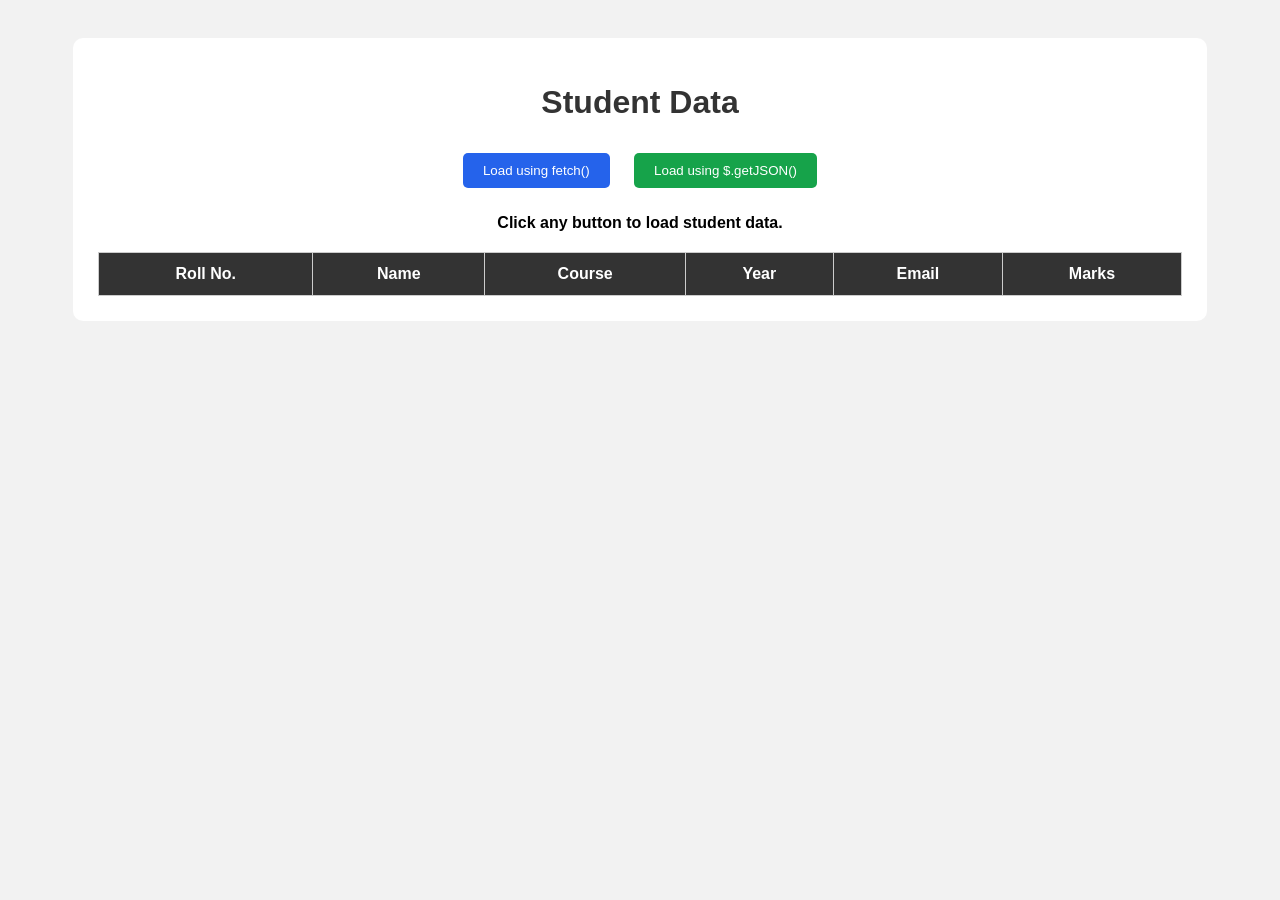
<file: Experiments/Exp_10_24070521231/index.html>
<!DOCTYPE html>
<html lang="en">
<head>
    <meta charset="UTF-8">
    <meta name="viewport" content="width=device-width, initial-scale=1.0">

    <title>Student Data</title>

    <!-- jQuery Library -->
    <script src="https://code.jquery.com/jquery-3.7.1.min.js"></script>

    <style>
        body {
            font-family: Arial, sans-serif;
            background-color: #f2f2f2;
            padding: 30px;
        }

        .container {
            width: 90%;
            margin: auto;
            background-color: white;
            padding: 25px;
            border-radius: 10px;
        }

        h1 {
            text-align: center;
            color: #333;
        }

        button {
            padding: 10px 20px;
            margin: 10px;
            border: none;
            border-radius: 5px;
            cursor: pointer;
        }

        #fetchBtn {
            background-color: #2563eb;
            color: white;
        }

        #jqueryBtn {
            background-color: #16a34a;
            color: white;
        }

        .buttons {
            text-align: center;
        }

        table {
            width: 100%;
            border-collapse: collapse;
            margin-top: 20px;
        }

        th, td {
            border: 1px solid #ccc;
            padding: 12px;
            text-align: center;
        }

        th {
            background-color: #333;
            color: white;
        }

        tr:nth-child(even) {
            background-color: #f5f5f5;
        }

        #message {
            text-align: center;
            font-weight: bold;
        }
    </style>
</head>

<body>

    <div class="container">

        <h1>Student Data</h1>

        <div class="buttons">
            <button id="fetchBtn">Load using fetch()</button>

            <button id="jqueryBtn">
                Load using $.getJSON()
            </button>
        </div>

        <p id="message">
            Click any button to load student data.
        </p>

        <table>

            <thead>
                <tr>
                    <th>Roll No.</th>
                    <th>Name</th>
                    <th>Course</th>
                    <th>Year</th>
                    <th>Email</th>
                    <th>Marks</th>
                </tr>
            </thead>

            <tbody id="studentTable">
                <!-- Student data will be added here -->
            </tbody>

        </table>

    </div>

    <script src="script.js"></script>

</body>
</html>
</file>
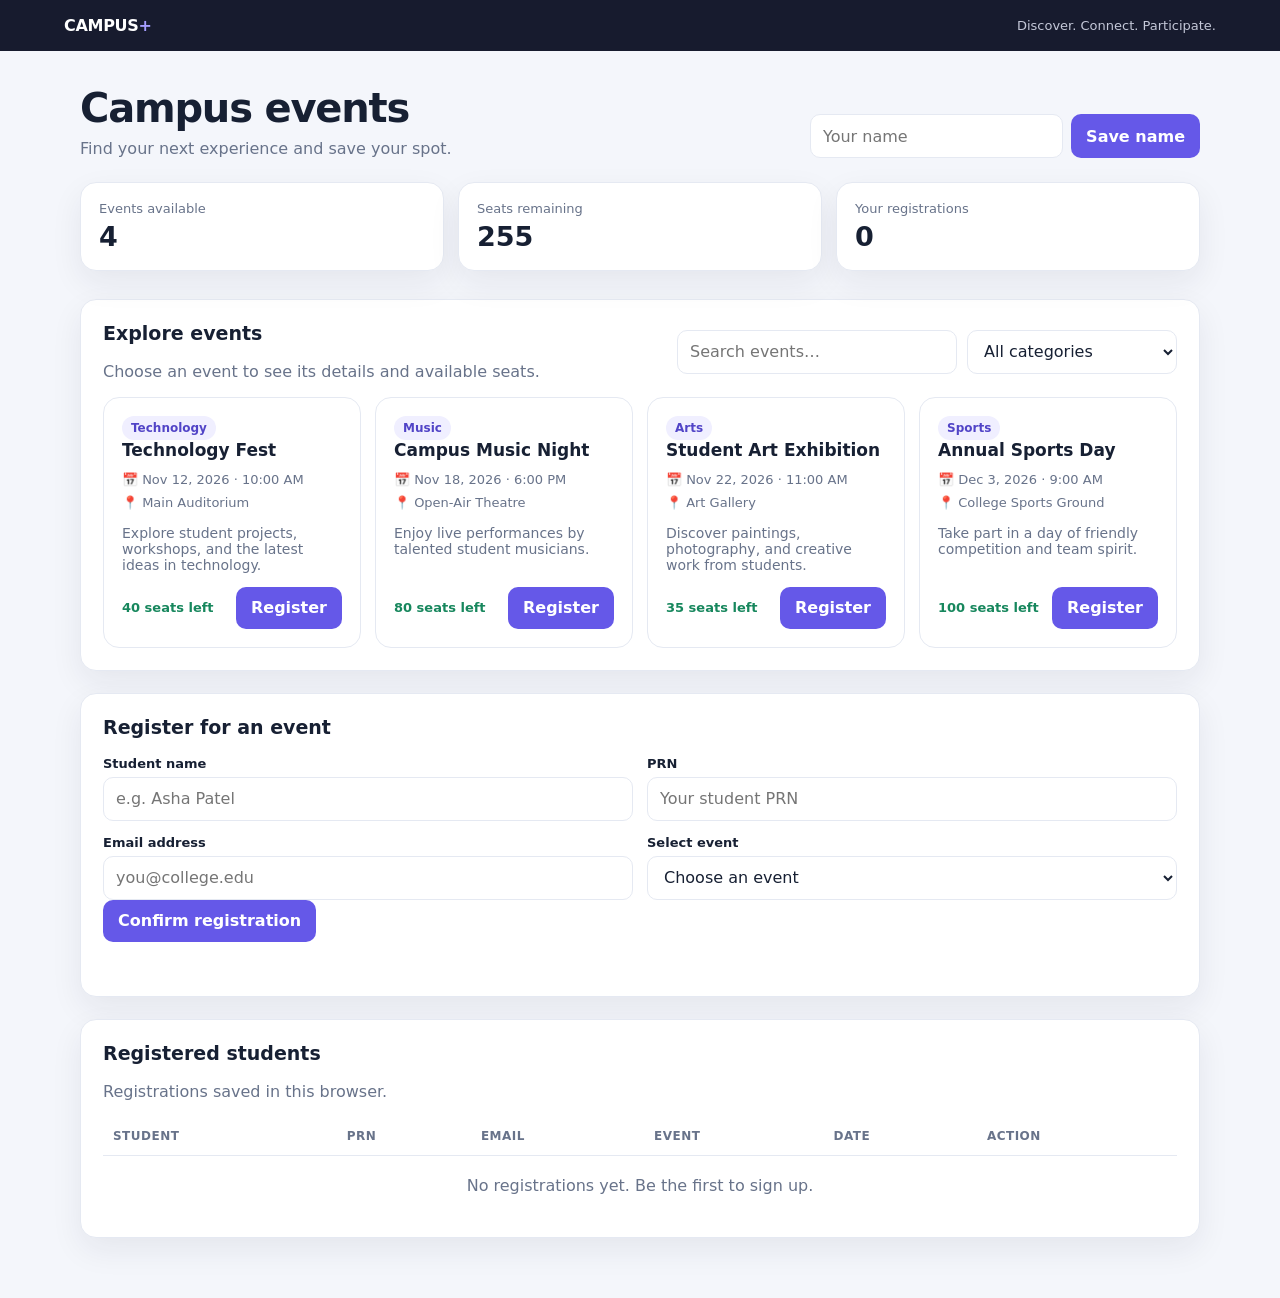
<file: Experiments/Exp_12_24070521231/index.html>
<!DOCTYPE html>
<html lang="en">
<head>
  <meta charset="UTF-8">
  <meta name="viewport" content="width=device-width, initial-scale=1">
  <title>Campus Events</title>

  <script src="https://code.jquery.com/jquery-3.7.1.min.js"></script>

  <style>
    :root {
      --bg: #f4f6fb;
      --surface: #fff;
      --text: #172033;
      --muted: #68738a;
      --line: #e5e9f2;
      --primary: #6558e8;
      --primary-dark: #5043ce;
      --green: #17875d;
      --red: #c43d4c;
      --shadow: 0 12px 32px rgba(26, 35, 60, .07);
    }

    * { box-sizing: border-box; }

    body {
      margin: 0;
      background: var(--bg);
      color: var(--text);
      font-family: Inter, ui-sans-serif, system-ui, -apple-system,
        "Segoe UI", sans-serif;
    }

    .topbar {
      background: #171b2e;
      color: white;
      padding: 16px 5%;
      display: flex;
      align-items: center;
      justify-content: space-between;
      gap: 16px;
    }

    .brand { font-weight: 750; letter-spacing: -.3px; }
    .brand span { color: #a69eff; }
    .top-note { color: #c4c8d8; font-size: 13px; }

    .container {
      width: min(1120px, 92%);
      margin: 34px auto 60px;
    }

    .welcome {
      display: flex;
      align-items: flex-end;
      justify-content: space-between;
      gap: 20px;
      margin-bottom: 24px;
    }

    h1 {
      font-size: clamp(28px, 4vw, 40px);
      margin: 0 0 8px;
      letter-spacing: -1.2px;
    }

    h2 { font-size: 19px; margin: 0 0 18px; }
    h3 { margin: 0 0 8px; font-size: 17px; }
    p { margin: 0; }
    .muted { color: var(--muted); }

    .name-box {
      display: flex;
      gap: 8px;
      width: min(390px, 100%);
    }

    input, select {
      width: 100%;
      min-height: 44px;
      padding: 10px 12px;
      border: 1px solid var(--line);
      border-radius: 10px;
      background: var(--surface);
      color: var(--text);
      font: inherit;
      outline: none;
    }

    input:focus, select:focus {
      border-color: var(--primary);
      box-shadow: 0 0 0 3px rgba(101, 88, 232, .12);
    }

    button {
      border: 0;
      border-radius: 10px;
      padding: 10px 15px;
      min-height: 42px;
      background: var(--primary);
      color: white;
      font: inherit;
      font-weight: 650;
      cursor: pointer;
      transition: .15s ease;
      white-space: nowrap;
    }

    button:hover {
      background: var(--primary-dark);
      transform: translateY(-1px);
    }

    button:disabled {
      opacity: .5;
      cursor: not-allowed;
      transform: none;
    }

    .panel, .stat, .event-card {
      background: var(--surface);
      border: 1px solid var(--line);
      border-radius: 16px;
      box-shadow: var(--shadow);
    }

    .stats {
      display: grid;
      grid-template-columns: repeat(3, 1fr);
      gap: 14px;
      margin: 22px 0 28px;
    }

    .stat { padding: 18px; }
    .stat-label { color: var(--muted); font-size: 13px; }
    .stat-value { font-size: 27px; font-weight: 750; margin-top: 5px; }
    .panel { padding: 22px; margin-bottom: 22px; }

    .section-heading {
      display: flex;
      justify-content: space-between;
      align-items: center;
      gap: 14px;
      margin-bottom: 16px;
    }

    .filters {
      display: grid;
      grid-template-columns: 1fr 210px;
      gap: 10px;
      width: min(500px, 100%);
    }

    .event-grid {
      display: grid;
      grid-template-columns: repeat(auto-fit, minmax(245px, 1fr));
      gap: 14px;
    }

    .event-card {
      padding: 18px;
      display: flex;
      flex-direction: column;
      min-height: 220px;
      box-shadow: none;
    }

    .event-card:hover {
      border-color: #c7c1ff;
      box-shadow: var(--shadow);
    }

    .event-meta {
      color: var(--muted);
      font-size: 13px;
      line-height: 1.8;
    }

    .event-description {
      color: var(--muted);
      font-size: 14px;
      margin: 10px 0 14px;
    }

    .event-bottom {
      margin-top: auto;
      display: flex;
      justify-content: space-between;
      align-items: center;
      gap: 10px;
    }

    .tag {
      display: inline-flex;
      align-items: center;
      width: fit-content;
      border-radius: 99px;
      padding: 5px 9px;
      background: #f0efff;
      color: #5144c7;
      font-size: 12px;
      font-weight: 700;
    }

    .seats { font-size: 13px; font-weight: 700; color: var(--green); }
    .seats.low { color: #bd7414; }
    .seats.full { color: var(--red); }

    .form-grid {
      display: grid;
      grid-template-columns: 1fr 1fr;
      gap: 14px;
    }

    .field label {
      display: block;
      margin: 0 0 6px;
      font-size: 13px;
      font-weight: 700;
    }

    .field.full { grid-column: 1 / -1; }

    .message {
      min-height: 20px;
      margin-top: 12px;
      font-size: 14px;
    }

    .message.success { color: var(--green); }
    .message.error { color: var(--red); }

    .table-wrap { overflow-x: auto; }

    table {
      width: 100%;
      border-collapse: collapse;
      min-width: 700px;
    }

    th, td {
      text-align: left;
      padding: 12px 10px;
      border-bottom: 1px solid var(--line);
      font-size: 14px;
    }

    th {
      color: var(--muted);
      font-size: 12px;
      text-transform: uppercase;
      letter-spacing: .04em;
    }

    .cancel-button {
      background: #fff0f1;
      color: var(--red);
      padding: 7px 10px;
      min-height: 34px;
    }

    .cancel-button:hover { background: #ffe0e3; }
    .empty { padding: 20px; text-align: center; color: var(--muted); }

    .toast {
      position: fixed;
      right: 20px;
      bottom: 20px;
      background: #171b2e;
      color: white;
      border-radius: 12px;
      padding: 13px 17px;
      box-shadow: var(--shadow);
      opacity: 0;
      transform: translateY(10px);
      transition: .2s;
      pointer-events: none;
    }

    .toast.show { opacity: 1; transform: translateY(0); }

    @media (max-width: 700px) {
      .welcome, .section-heading {
        align-items: stretch;
        flex-direction: column;
      }

      .name-box, .filters { width: 100%; }
      .stats { grid-template-columns: 1fr; }
      .form-grid { grid-template-columns: 1fr; }
      .field.full { grid-column: auto; }
    }

    @media (max-width: 430px) {
      .name-box { flex-direction: column; }
      .filters { grid-template-columns: 1fr; }
    }
  </style>
</head>

<body>
  <header class="topbar">
    <div class="brand">CAMPUS<span>+</span></div>
    <div class="top-note">Discover. Connect. Participate.</div>
  </header>

  <main class="container">
    <div class="welcome">
      <div>
        <h1>Campus events</h1>
        <p class="muted">Find your next experience and save your spot.</p>
      </div>

      <div class="name-box">
        <input id="savedName" type="text" placeholder="Your name">
        <button id="saveNameButton" type="button">Save name</button>
      </div>
    </div>

    <div class="stats">
      <div class="stat">
        <div class="stat-label">Events available</div>
        <div class="stat-value" id="eventCount">0</div>
      </div>
      <div class="stat">
        <div class="stat-label">Seats remaining</div>
        <div class="stat-value" id="seatCount">0</div>
      </div>
      <div class="stat">
        <div class="stat-label">Your registrations</div>
        <div class="stat-value" id="registrationCount">0</div>
      </div>
    </div>

    <section class="panel">
      <div class="section-heading">
        <div>
          <h2>Explore events</h2>
          <p class="muted">Choose an event to see its details and available seats.</p>
        </div>

        <div class="filters">
          <input id="searchInput" type="search" placeholder="Search events…">
          <select id="categoryFilter">
            <option value="">All categories</option>
          </select>
        </div>
      </div>

      <div id="eventGrid" class="event-grid"></div>
    </section>

    <section class="panel">
      <h2>Register for an event</h2>

      <form id="registrationForm">
        <div class="form-grid">
          <div class="field">
            <label for="studentName">Student name</label>
            <input id="studentName" required placeholder="e.g. Asha Patel">
          </div>

          <div class="field">
            <label for="prn">PRN</label>
            <input id="prn" required placeholder="Your student PRN">
          </div>

          <div class="field">
            <label for="email">Email address</label>
            <input id="email" type="email" required placeholder="you@college.edu">
          </div>

          <div class="field">
            <label for="eventSelect">Select event</label>
            <select id="eventSelect" required>
              <option value="">Choose an event</option>
            </select>
          </div>
        </div>

        <button type="submit">Confirm registration</button>
        <div id="registrationMessage" class="message" aria-live="polite"></div>
      </form>
    </section>

    <section class="panel">
      <div class="section-heading">
        <div>
          <h2>Registered students</h2>
          <p class="muted">Registrations saved in this browser.</p>
        </div>
      </div>

      <div class="table-wrap">
        <table>
          <thead>
            <tr>
              <th>Student</th>
              <th>PRN</th>
              <th>Email</th>
              <th>Event</th>
              <th>Date</th>
              <th>Action</th>
            </tr>
          </thead>
          <tbody id="registrationTable"></tbody>
        </table>
      </div>

      <div id="emptyMessage" class="empty">
        No registrations yet. Be the first to sign up.
      </div>
    </section>
  </main>

  <div id="toast" class="toast" role="status" aria-live="polite"></div>

  <script>
    $(document).ready(function () {
      const starterEvents = [
        {
          id: "tech-fest",
          name: "Technology Fest",
          category: "Technology",
          date: "2026-11-12",
          time: "10:00 AM",
          venue: "Main Auditorium",
          seats: 40,
          description: "Explore student projects, workshops, and the latest ideas in technology."
        },
        {
          id: "music-night",
          name: "Campus Music Night",
          category: "Music",
          date: "2026-11-18",
          time: "6:00 PM",
          venue: "Open-Air Theatre",
          seats: 80,
          description: "Enjoy live performances by talented student musicians."
        },
        {
          id: "art-exhibition",
          name: "Student Art Exhibition",
          category: "Arts",
          date: "2026-11-22",
          time: "11:00 AM",
          venue: "Art Gallery",
          seats: 35,
          description: "Discover paintings, photography, and creative work from students."
        },
        {
          id: "sports-day",
          name: "Annual Sports Day",
          category: "Sports",
          date: "2026-12-03",
          time: "9:00 AM",
          venue: "College Sports Ground",
          seats: 100,
          description: "Take part in a day of friendly competition and team spirit."
        }
      ];

      const EVENTS_KEY = "campusEvents";
      const REGISTRATIONS_KEY = "campusRegistrations";
      const NAME_KEY = "campusSavedName";

      let events = loadFromStorage(EVENTS_KEY, starterEvents);
      let registrations = loadFromStorage(REGISTRATIONS_KEY, []);

      function loadFromStorage(key, fallback) {
        try {
          const storedValue = localStorage.getItem(key);
          return storedValue ? JSON.parse(storedValue) : fallback;
        } catch (error) {
          return fallback;
        }
      }

      function saveToStorage(key, value) {
        localStorage.setItem(key, JSON.stringify(value));
      }

      function escapeHtml(value) {
        return String(value).replace(/[&<>"']/g, function (character) {
          const characters = {
            "&": "&amp;",
            "<": "&lt;",
            ">": "&gt;",
            '"': "&quot;",
            "'": "&#039;"
          };
          return characters[character];
        });
      }

      function formatDate(dateString) {
        const date = new Date(dateString + "T00:00:00");
        return date.toLocaleDateString(undefined, {
          year: "numeric",
          month: "short",
          day: "numeric"
        });
      }

      function getRemainingSeats(event) {
        const registeredCount = registrations.filter(function (registration) {
          return registration.eventId === event.id;
        }).length;

        return Math.max(0, event.seats - registeredCount);
      }

      function showToast(message) {
        $("#toast").text(message).addClass("show");

        setTimeout(function () {
          $("#toast").removeClass("show");
        }, 2600);
      }

      function populateCategories() {
        const categories = [...new Set(events.map(function (event) {
          return event.category;
        }))].sort();

        $("#categoryFilter").html(
          '<option value="">All categories</option>' +
          categories.map(function (category) {
            return '<option value="' + escapeHtml(category) + '">' +
              escapeHtml(category) + '</option>';
          }).join("")
        );
      }

      function populateEventSelect() {
        const availableEvents = events.filter(function (event) {
          return getRemainingSeats(event) > 0;
        });

        $("#eventSelect").html(
          '<option value="">Choose an event</option>' +
          availableEvents.map(function (event) {
            return '<option value="' + escapeHtml(event.id) + '">' +
              escapeHtml(event.name) + ' (' + getRemainingSeats(event) +
              ' seats left)</option>';
          }).join("")
        );
      }

      function renderEvents() {
        const searchTerm = $("#searchInput").val().trim().toLowerCase();
        const selectedCategory = $("#categoryFilter").val();

        const filteredEvents = events.filter(function (event) {
          const matchesSearch =
            event.name.toLowerCase().includes(searchTerm) ||
            event.category.toLowerCase().includes(searchTerm) ||
            event.venue.toLowerCase().includes(searchTerm) ||
            event.description.toLowerCase().includes(searchTerm);

          const matchesCategory =
            !selectedCategory || event.category === selectedCategory;

          return matchesSearch && matchesCategory;
        });

        if (filteredEvents.length === 0) {
          $("#eventGrid").html(
            '<div class="empty">No events match your search.</div>'
          );
          return;
        }

        const eventCards = filteredEvents.map(function (event) {
          const remainingSeats = getRemainingSeats(event);
          let seatClass = "seats";

          if (remainingSeats === 0) {
            seatClass += " full";
          } else if (remainingSeats <= 5) {
            seatClass += " low";
          }

          const seatText = remainingSeats === 0
            ? "Fully booked"
            : remainingSeats + " seats left";

          return `
            <article class="event-card">
              <span class="tag">${escapeHtml(event.category)}</span>
              <h3>${escapeHtml(event.name)}</h3>
              <div class="event-meta">
                <div>📅 ${formatDate(event.date)} · ${escapeHtml(event.time)}</div>
                <div>📍 ${escapeHtml(event.venue)}</div>
              </div>
              <p class="event-description">${escapeHtml(event.description)}</p>
              <div class="event-bottom">
                <span class="${seatClass}">${seatText}</span>
                <button
                  type="button"
                  class="select-event-button"
                  data-event-id="${escapeHtml(event.id)}"
                  ${remainingSeats === 0 ? "disabled" : ""}
                >
                  ${remainingSeats === 0 ? "Full" : "Register"}
                </button>
              </div>
            </article>
          `;
        }).join("");

        $("#eventGrid").html(eventCards);
      }

      function renderRegistrations() {
        if (registrations.length === 0) {
          $("#registrationTable").empty();
          $("#emptyMessage").show();
          return;
        }

        $("#emptyMessage").hide();

        const rows = registrations.map(function (registration) {
          const event = events.find(function (item) {
            return item.id === registration.eventId;
          });

          return `
            <tr>
              <td>${escapeHtml(registration.name)}</td>
              <td>${escapeHtml(registration.prn)}</td>
              <td>${escapeHtml(registration.email)}</td>
              <td>${escapeHtml(event ? event.name : "Event unavailable")}</td>
              <td>${event ? formatDate(event.date) : "—"}</td>
              <td>
                <button
                  type="button"
                  class="cancel-button"
                  data-registration-id="${escapeHtml(registration.id)}"
                >
                  Cancel
                </button>
              </td>
            </tr>
          `;
        }).join("");

        $("#registrationTable").html(rows);
      }

      function updateStats() {
        $("#eventCount").text(events.length);

        const totalSeatsRemaining = events.reduce(function (total, event) {
          return total + getRemainingSeats(event);
        }, 0);

        $("#seatCount").text(totalSeatsRemaining);
        $("#registrationCount").text(registrations.length);
      }

      function renderAll() {
        populateCategories();
        populateEventSelect();
        renderEvents();
        renderRegistrations();
        updateStats();
      }

      $("#savedName").val(localStorage.getItem(NAME_KEY) || "");

      $("#saveNameButton").on("click", function () {
        const name = $("#savedName").val().trim();

        if (!name) {
          showToast("Please enter your name.");
          return;
        }

        localStorage.setItem(NAME_KEY, name);
        $("#studentName").val(name);
        showToast("Name saved.");
      });

      $("#searchInput, #categoryFilter").on("input change", renderEvents);

      $("#eventGrid").on("click", ".select-event-button", function () {
        const eventId = $(this).data("event-id");
        $("#eventSelect").val(eventId);
        $("#registrationForm")[0].scrollIntoView({
          behavior: "smooth",
          block: "center"
        });
      });

      $("#registrationForm").on("submit", function (event) {
        event.preventDefault();

        const name = $("#studentName").val().trim();
        const prn = $("#prn").val().trim();
        const email = $("#email").val().trim();
        const eventId = $("#eventSelect").val();
        const selectedEvent = events.find(function (item) {
          return item.id === eventId;
        });

        if (!selectedEvent) {
          $("#registrationMessage")
            .removeClass("success")
            .addClass("error")
            .text("Please select a valid event.");
          return;
        }

        const alreadyRegistered = registrations.some(function (registration) {
          return registration.prn.toLowerCase() === prn.toLowerCase() &&
            registration.eventId === eventId;
        });

        if (alreadyRegistered) {
          $("#registrationMessage")
            .removeClass("success")
            .addClass("error")
            .text("This PRN is already registered for this event.");
          return;
        }

        if (getRemainingSeats(selectedEvent) <= 0) {
          $("#registrationMessage")
            .removeClass("success")
            .addClass("error")
            .text("Sorry, this event is fully booked.");
          renderAll();
          return;
        }

        registrations.push({
          id: Date.now().toString(),
          name: name,
          prn: prn,
          email: email,
          eventId: eventId
        });

        saveToStorage(REGISTRATIONS_KEY, registrations);

        $("#registrationMessage")
          .removeClass("error")
          .addClass("success")
          .text("Registration confirmed for " + selectedEvent.name + "!");

        this.reset();
        renderAll();
        showToast("Registration confirmed.");
      });

      $("#registrationTable").on("click", ".cancel-button", function () {
        const registrationId = String($(this).data("registration-id"));

        registrations = registrations.filter(function (registration) {
          return registration.id !== registrationId;
        });

        saveToStorage(REGISTRATIONS_KEY, registrations);
        renderAll();
        showToast("Registration cancelled.");
      });

      renderAll();
    });
  </script>
</body>
</html>
</file>
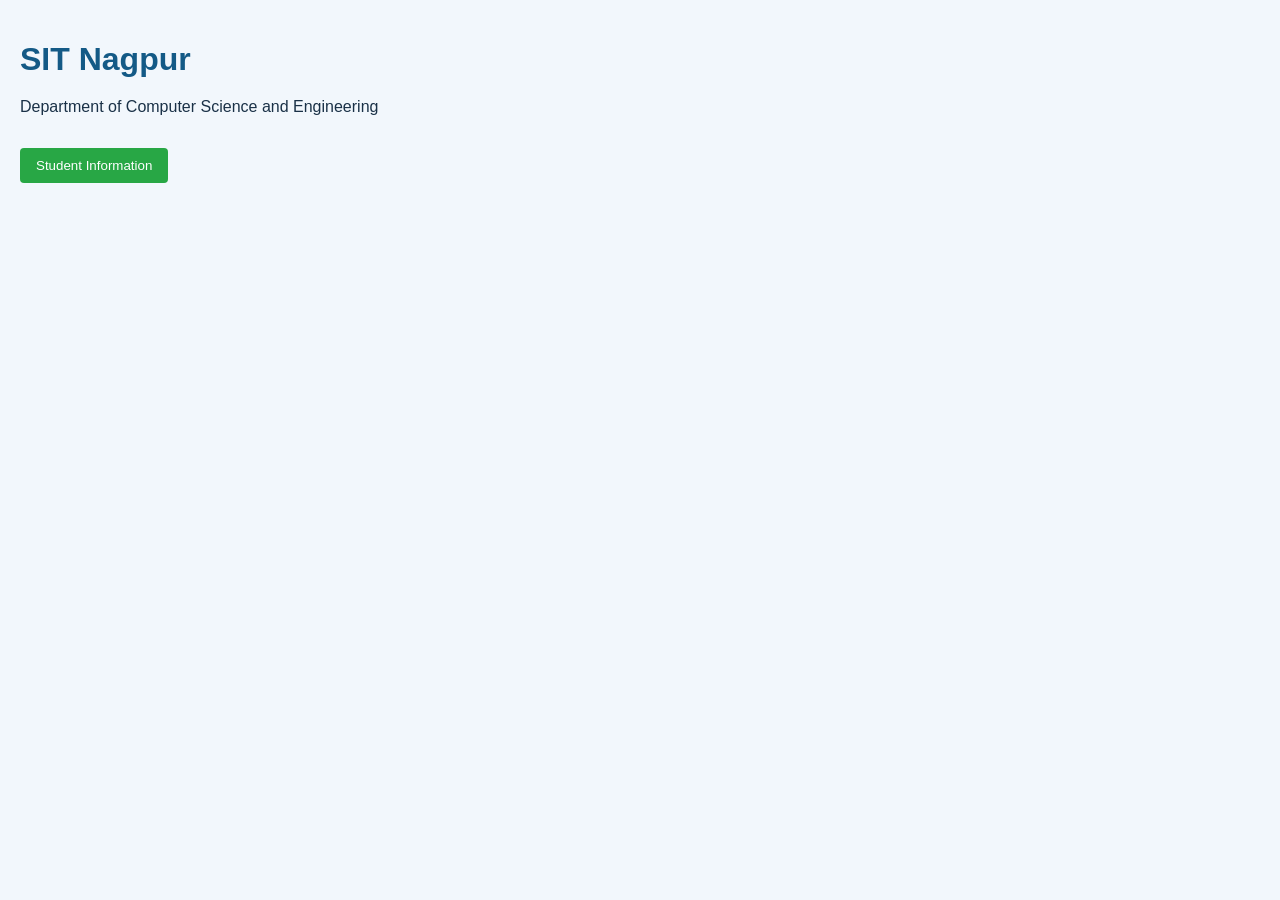
<file: CaseStudy/Case Study 1_24070521231/college.html>
﻿<!DOCTYPE html>
<html lang="en">
<head>
    <meta charset="UTF-8">
    <title>SIT Nagpur Department</title>
    <style>
        body {
            font-family: Arial, sans-serif;
            background-color: #f2f7fc;
            color: #1a3147;
            margin: 0;
            padding: 20px;
        }
        h1 {
            color: #145a86;
            margin-bottom: 10px;
        }
        p {
            line-height: 1.6;
        }
        button {
            color: #ffffff;
            background-color: #28a745;
            border: none;
            padding: 10px 16px;
            border-radius: 4px;
            cursor: pointer;
            margin-top: 12px;
        }
        button:hover {
            background-color: #1f7d35;
        }
    </style>
    <script>
        window.onload = function() {
            alert("Welcome to SIT Nagpur");
        };
    </script>
</head>
<body>
    <h1>SIT Nagpur</h1>
    <p>Department of Computer Science and Engineering</p>
    <button onclick="window.location.href='StudentInfo.html';">Student Information</button>
</body>
</html>
</file>
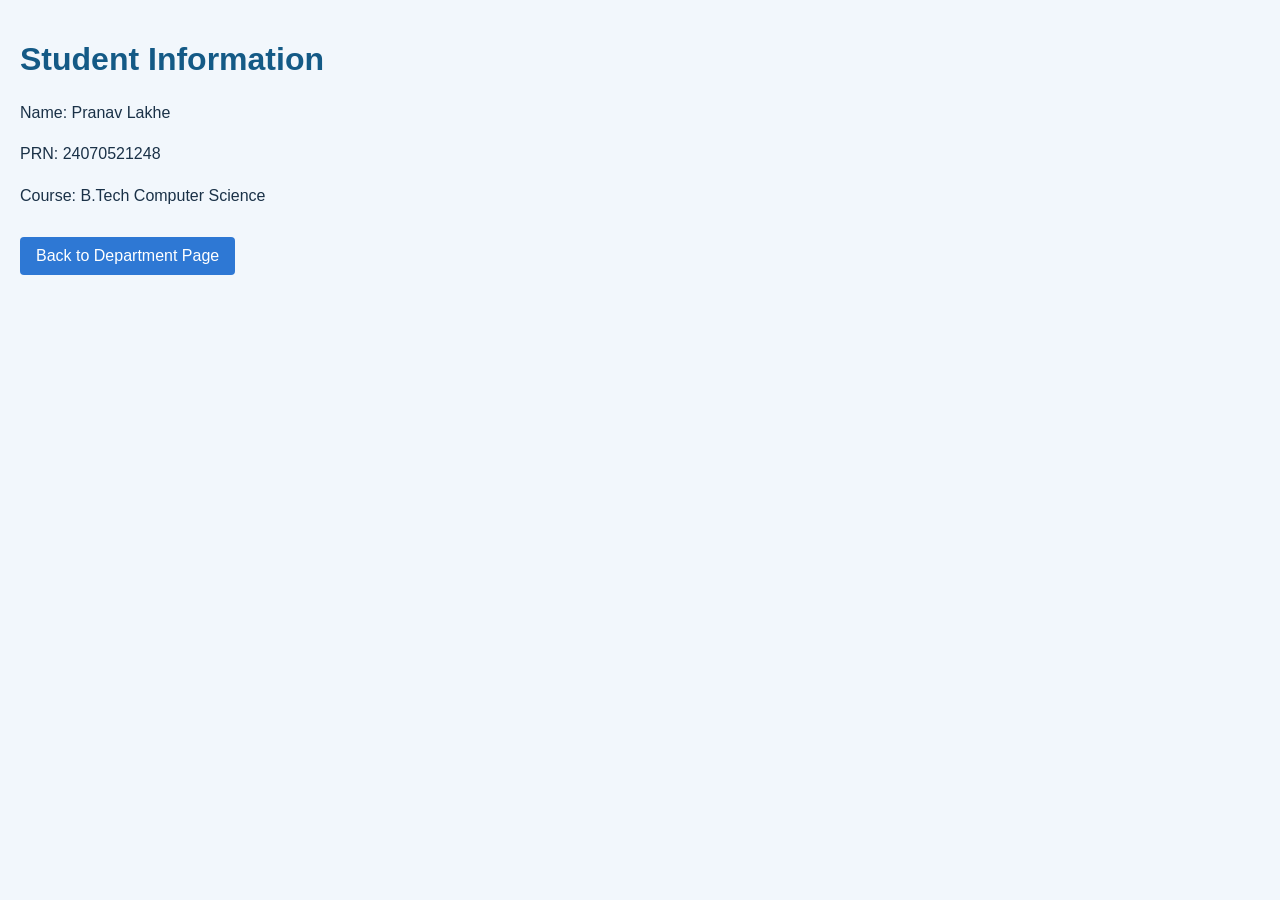
<file: CaseStudy/Case Study 1_24070521231/studentinfo.html>
<!DOCTYPE html>
<html lang="en">
<head>
    <meta charset="UTF-8">
    <title>Student Information</title>
    <style>
        body {
            font-family: Arial, sans-serif;
            background-color: #f2f7fc;
            color: #1a3147;
            margin: 0;
            padding: 20px;
        }
        h1 {
            color: #145a86;
        }
        p {
            line-height: 1.6;
        }
        a {
            color: #ffffff;
            background-color: #2e78d4;
            padding: 10px 16px;
            text-decoration: none;
            border-radius: 4px;
            display: inline-block;
            margin-top: 12px;
        }
        a:hover {
            background-color: #1c5fa1;
        }
    </style>
</head>
<body>
    <h1>Student Information</h1>
    <p>Name: Pranav Lakhe</p>
    <p>PRN: 24070521248</p>
    <p>Course: B.Tech Computer Science</p>
    <a href="College.html">Back to Department Page</a>
</body>
</html>
</file>
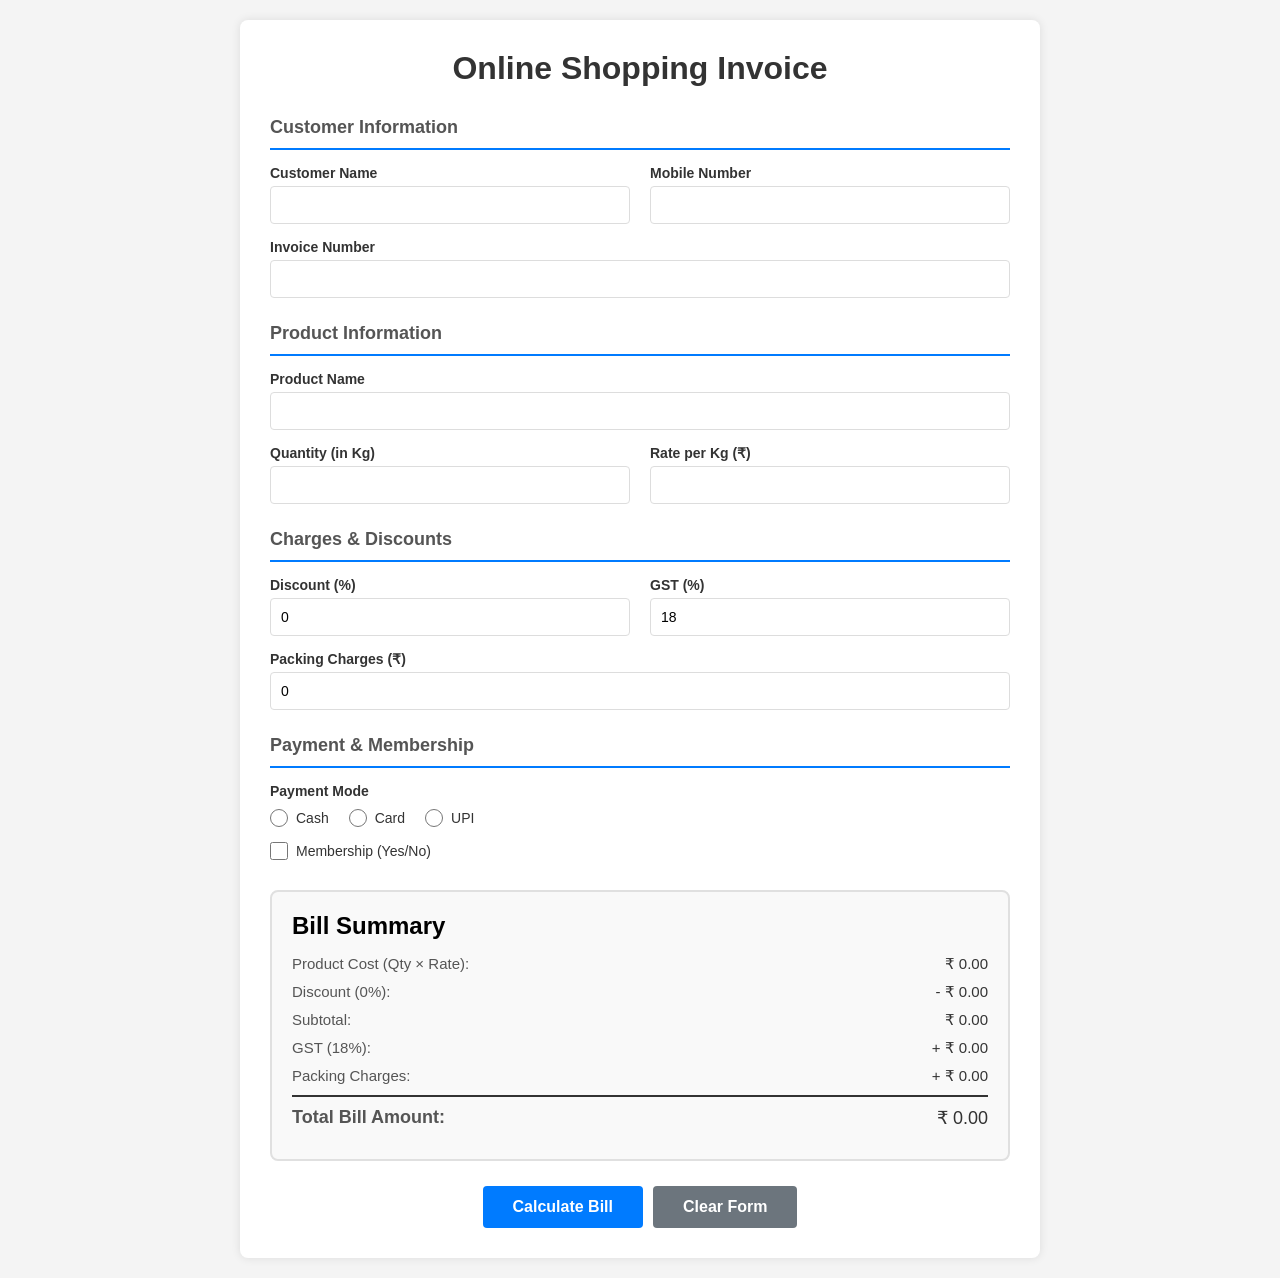
<file: CaseStudy/Case Study 2_24070521231/Bill.html>
<!DOCTYPE html>
<html lang="en">
<head>
    <meta charset="UTF-8">
    <meta name="viewport" content="width=device-width, initial-scale=1.0">
    <title>Online Shopping Website</title>
    <style>
        * {
            margin: 0;
            padding: 0;
            box-sizing: border-box;
        }
        
        body {
            font-family: Arial, sans-serif;
            background-color: #f4f4f4;
            padding: 20px;
        }
        
        .container {
            max-width: 800px;
            margin: 0 auto;
            background-color: white;
            padding: 30px;
            border-radius: 8px;
            box-shadow: 0 0 10px rgba(0, 0, 0, 0.1);
        }
        
        h1 {
            text-align: center;
            color: #333;
            margin-bottom: 30px;
        }
        
        .form-section {
            margin-bottom: 25px;
        }
        
        .form-section h2 {
            font-size: 18px;
            color: #555;
            margin-bottom: 15px;
            border-bottom: 2px solid #007bff;
            padding-bottom: 10px;
        }
        
        .form-group {
            margin-bottom: 15px;
            display: flex;
            gap: 20px;
            flex-wrap: wrap;
        }
        
        .form-group-item {
            flex: 1;
            min-width: 250px;
        }
        
        label {
            display: block;
            margin-bottom: 5px;
            color: #333;
            font-weight: bold;
            font-size: 14px;
        }
        
        input[type="text"],
        input[type="number"],
        input[type="tel"],
        select {
            width: 100%;
            padding: 10px;
            border: 1px solid #ddd;
            border-radius: 4px;
            font-size: 14px;
            font-family: Arial, sans-serif;
        }
        
        input[type="text"]:focus,
        input[type="number"]:focus,
        input[type="tel"]:focus,
        select:focus {
            outline: none;
            border-color: #007bff;
            box-shadow: 0 0 5px rgba(0, 123, 255, 0.5);
        }
        
        .checkbox-group {
            display: flex;
            gap: 20px;
            margin-top: 10px;
        }
        
        .checkbox-item {
            display: flex;
            align-items: center;
            gap: 8px;
        }
        
        input[type="checkbox"],
        input[type="radio"] {
            cursor: pointer;
            width: 18px;
            height: 18px;
        }
        
        .checkbox-item label {
            margin-bottom: 0;
            font-weight: normal;
            font-size: 14px;
        }
        
        .bill-section {
            background-color: #f9f9f9;
            padding: 20px;
            border-radius: 8px;
            margin-top: 30px;
            border: 2px solid #e0e0e0;
        }
        
        .bill-row {
            display: flex;
            justify-content: space-between;
            margin-bottom: 10px;
            font-size: 15px;
        }
        
        .bill-row.total {
            font-weight: bold;
            border-top: 2px solid #333;
            padding-top: 10px;
            font-size: 18px;
            color: #007bff;
        }
        
        .bill-label {
            color: #555;
        }
        
        .bill-value {
            color: #333;
            font-weight: 500;
        }
        
        .button-group {
            display: flex;
            gap: 10px;
            justify-content: center;
            margin-top: 25px;
        }
        
        button {
            padding: 12px 30px;
            font-size: 16px;
            border: none;
            border-radius: 4px;
            cursor: pointer;
            font-weight: bold;
            transition: background-color 0.3s;
        }
        
        .btn-calculate {
            background-color: #007bff;
            color: white;
        }
        
        .btn-calculate:hover {
            background-color: #0056b3;
        }
        
        .btn-reset {
            background-color: #6c757d;
            color: white;
        }
        
        .btn-reset:hover {
            background-color: #5a6268;
        }
    </style>
</head>
<body>
    <div class="container">
        <h1>Online Shopping Invoice</h1>
        
        <form id="shoppingForm">
            <!-- Customer Information Section -->
            <div class="form-section">
                <h2>Customer Information</h2>
                <div class="form-group">
                    <div class="form-group-item">
                        <label for="customerName">Customer Name</label>
                        <input type="text" id="customerName" name="customerName" required>
                    </div>
                    <div class="form-group-item">
                        <label for="mobileNumber">Mobile Number</label>
                        <input type="tel" id="mobileNumber" name="mobileNumber" required>
                    </div>
                </div>
                <div class="form-group">
                    <div class="form-group-item">
                        <label for="invoiceNumber">Invoice Number</label>
                        <input type="text" id="invoiceNumber" name="invoiceNumber" required>
                    </div>
                </div>
            </div>
            
            <!-- Product Information Section -->
            <div class="form-section">
                <h2>Product Information</h2>
                <div class="form-group">
                    <div class="form-group-item">
                        <label for="productName">Product Name</label>
                        <input type="text" id="productName" name="productName" required>
                    </div>
                </div>
                <div class="form-group">
                    <div class="form-group-item">
                        <label for="quantity">Quantity (in Kg)</label>
                        <input type="number" id="quantity" name="quantity" step="0.01" required>
                    </div>
                    <div class="form-group-item">
                        <label for="ratePerKg">Rate per Kg (₹)</label>
                        <input type="number" id="ratePerKg" name="ratePerKg" step="0.01" required>
                    </div>
                </div>
            </div>
            
            <!-- Charges and Discounts Section -->
            <div class="form-section">
                <h2>Charges & Discounts</h2>
                <div class="form-group">
                    <div class="form-group-item">
                        <label for="discount">Discount (%)</label>
                        <input type="number" id="discount" name="discount" step="0.01" value="0" required>
                    </div>
                    <div class="form-group-item">
                        <label for="gst">GST (%)</label>
                        <input type="number" id="gst" name="gst" step="0.01" value="18" required>
                    </div>
                </div>
                <div class="form-group">
                    <div class="form-group-item">
                        <label for="packingCharges">Packing Charges (₹)</label>
                        <input type="number" id="packingCharges" name="packingCharges" step="0.01" value="0" required>
                    </div>
                </div>
            </div>
            
            <!-- Payment and Membership Section -->
            <div class="form-section">
                <h2>Payment & Membership</h2>
                <div>
                    <label style="font-weight: bold; margin-bottom: 10px; display: block;">Payment Mode</label>
                    <div class="checkbox-group">
                        <div class="checkbox-item">
                            <input type="radio" id="cash" name="paymentMode" value="Cash" required>
                            <label for="cash">Cash</label>
                        </div>
                        <div class="checkbox-item">
                            <input type="radio" id="card" name="paymentMode" value="Card">
                            <label for="card">Card</label>
                        </div>
                        <div class="checkbox-item">
                            <input type="radio" id="upi" name="paymentMode" value="UPI">
                            <label for="upi">UPI</label>
                        </div>
                    </div>
                </div>
                <div style="margin-top: 15px;">
                    <div class="checkbox-item">
                        <input type="checkbox" id="membership" name="membership">
                        <label for="membership">Membership (Yes/No)</label>
                    </div>
                </div>
            </div>
            
            <!-- Bill Section -->
            <div class="bill-section">
                <h2 style="margin-bottom: 15px; border: none;">Bill Summary</h2>
                <div class="bill-row">
                    <span class="bill-label">Product Cost (Qty × Rate):</span>
                    <span class="bill-value">₹ <span id="productCost">0.00</span></span>
                </div>
                <div class="bill-row">
                    <span class="bill-label">Discount (<span id="discountPercent">0</span>%):</span>
                    <span class="bill-value">- ₹ <span id="discountAmount">0.00</span></span>
                </div>
                <div class="bill-row">
                    <span class="bill-label">Subtotal:</span>
                    <span class="bill-value">₹ <span id="subtotal">0.00</span></span>
                </div>
                <div class="bill-row">
                    <span class="bill-label">GST (<span id="gstPercent">18</span>%):</span>
                    <span class="bill-value">+ ₹ <span id="gstAmount">0.00</span></span>
                </div>
                <div class="bill-row">
                    <span class="bill-label">Packing Charges:</span>
                    <span class="bill-value">+ ₹ <span id="packingAmount">0.00</span></span>
                </div>
                <div class="bill-row total">
                    <span class="bill-label">Total Bill Amount:</span>
                    <span class="bill-value">₹ <span id="totalBill">0.00</span></span>
                </div>
            </div>
            
            <!-- Buttons -->
            <div class="button-group">
                <button type="button" class="btn-calculate" onclick="calculateBill()">Calculate Bill</button>
                <button type="reset" class="btn-reset">Clear Form</button>
            </div>
        </form>
    </div>
    
    <script>
        function calculateBill() {
            // Get input values
            const quantity = parseFloat(document.getElementById('quantity').value) || 0;
            const ratePerKg = parseFloat(document.getElementById('ratePerKg').value) || 0;
            const discountPercent = parseFloat(document.getElementById('discount').value) || 0;
            const gstPercent = parseFloat(document.getElementById('gst').value) || 0;
            const packingCharges = parseFloat(document.getElementById('packingCharges').value) || 0;
            
            // Calculate product cost
            const productCost = quantity * ratePerKg;
            
            // Calculate discount
            const discountAmount = (productCost * discountPercent) / 100;
            
            // Calculate subtotal
            const subtotal = productCost - discountAmount;
            
            // Calculate GST
            const gstAmount = (subtotal * gstPercent) / 100;
            
            // Calculate total bill
            const totalBill = subtotal + gstAmount + packingCharges;
            
            // Display results
            document.getElementById('productCost').textContent = productCost.toFixed(2);
            document.getElementById('discountPercent').textContent = discountPercent.toFixed(2);
            document.getElementById('discountAmount').textContent = discountAmount.toFixed(2);
            document.getElementById('subtotal').textContent = subtotal.toFixed(2);
            document.getElementById('gstPercent').textContent = gstPercent.toFixed(2);
            document.getElementById('gstAmount').textContent = gstAmount.toFixed(2);
            document.getElementById('packingAmount').textContent = packingCharges.toFixed(2);
            document.getElementById('totalBill').textContent = totalBill.toFixed(2);
        }
        
        // Auto-calculate when values change
        ['quantity', 'ratePerKg', 'discount', 'gst', 'packingCharges'].forEach(id => {
            document.getElementById(id).addEventListener('input', calculateBill);
        });
    </script>
</body>
</html>
</file>
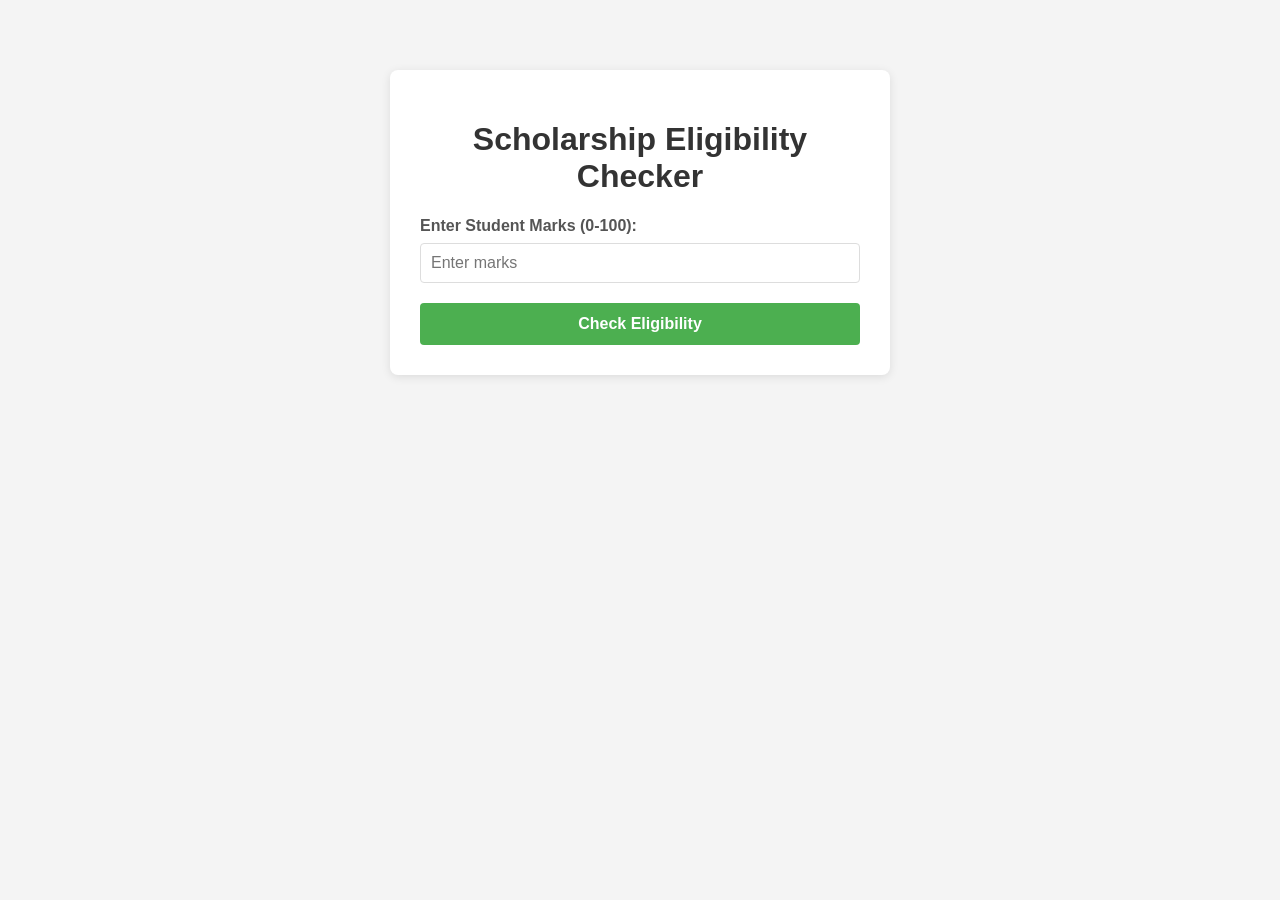
<file: CaseStudy/Case Study 3_24070521231/ScholorshipEligibility.html>
<!DOCTYPE html>
<html lang="en">
<head>
    <meta charset="UTF-8">
    <meta name="viewport" content="width=device-width, initial-scale=1.0">
    <title>Scholarship Eligibility</title>
    <style>
        body {
            font-family: Arial, sans-serif;
            max-width: 500px;
            margin: 50px auto;
            padding: 20px;
            background-color: #f4f4f4;
        }
        .container {
            background-color: white;
            padding: 30px;
            border-radius: 8px;
            box-shadow: 0 2px 10px rgba(0,0,0,0.1);
        }
        h1 {
            color: #333;
            text-align: center;
        }
        .form-group {
            margin: 20px 0;
        }
        label {
            display: block;
            margin-bottom: 8px;
            font-weight: bold;
            color: #555;
        }
        input {
            width: 100%;
            padding: 10px;
            border: 1px solid #ddd;
            border-radius: 4px;
            box-sizing: border-box;
            font-size: 16px;
        }
        button {
            width: 100%;
            padding: 12px;
            background-color: #4CAF50;
            color: white;
            border: none;
            border-radius: 4px;
            cursor: pointer;
            font-size: 16px;
            font-weight: bold;
        }
        button:hover {
            background-color: #45a049;
        }
        .result {
            margin-top: 20px;
            padding: 15px;
            border-radius: 4px;
            text-align: center;
            font-weight: bold;
            display: none;
        }
        .not-eligible {
            background-color: #f8d7da;
            color: #721c24;
            border: 1px solid #f5c6cb;
        }
        .bronze {
            background-color: #cd7f32;
            color: white;
        }
        .silver {
            background-color: #c0c0c0;
            color: #333;
        }
        .gold {
            background-color: #ffd700;
            color: #333;
        }
        .platinum {
            background-color: #e5e4e2;
            color: #333;
            border: 2px solid #999;
        }
    </style>
</head>
<body>
    <div class="container">
        <h1>Scholarship Eligibility Checker</h1>
        
        <div class="form-group">
            <label for="marks">Enter Student Marks (0-100):</label>
            <input type="number" id="marks" min="0" max="100" placeholder="Enter marks">
        </div>
        
        <button onclick="checkScholarship()">Check Eligibility</button>
        
        <div id="result" class="result"></div>
    </div>

    <script>
        function checkScholarship() {
            const marks = parseInt(document.getElementById('marks').value);
            const resultDiv = document.getElementById('result');
            
            // Validate input
            if (isNaN(marks) || marks < 0 || marks > 100) {
                resultDiv.textContent = 'Please enter a valid mark between 0 and 100.';
                resultDiv.className = 'result not-eligible';
                resultDiv.style.display = 'block';
                return;
            }
            
            // Determine scholarship category
            let scholarship;
            let category;
            
            if (marks < 50) {
                scholarship = 'Not Eligible';
                category = 'not-eligible';
            } else if (marks >= 50 && marks <= 69) {
                scholarship = 'Bronze Scholarship';
                category = 'bronze';
            } else if (marks >= 70 && marks <= 84) {
                scholarship = 'Silver Scholarship';
                category = 'silver';
            } else if (marks >= 85 && marks <= 94) {
                scholarship = 'Gold Scholarship';
                category = 'gold';
            } else if (marks >= 95 && marks <= 100) {
                scholarship = 'Platinum Scholarship';
                category = 'platinum';
            }
            
            // Display result
            resultDiv.textContent = `Marks: ${marks}\nScholarship: ${scholarship}`;
            resultDiv.className = `result ${category}`;
            resultDiv.style.display = 'block';
        }
        
        // Allow Enter key to submit
        document.getElementById('marks').addEventListener('keypress', function(event) {
            if (event.key === 'Enter') {
                checkScholarship();
            }
        });
    </script>
</body>
</html>
</file>
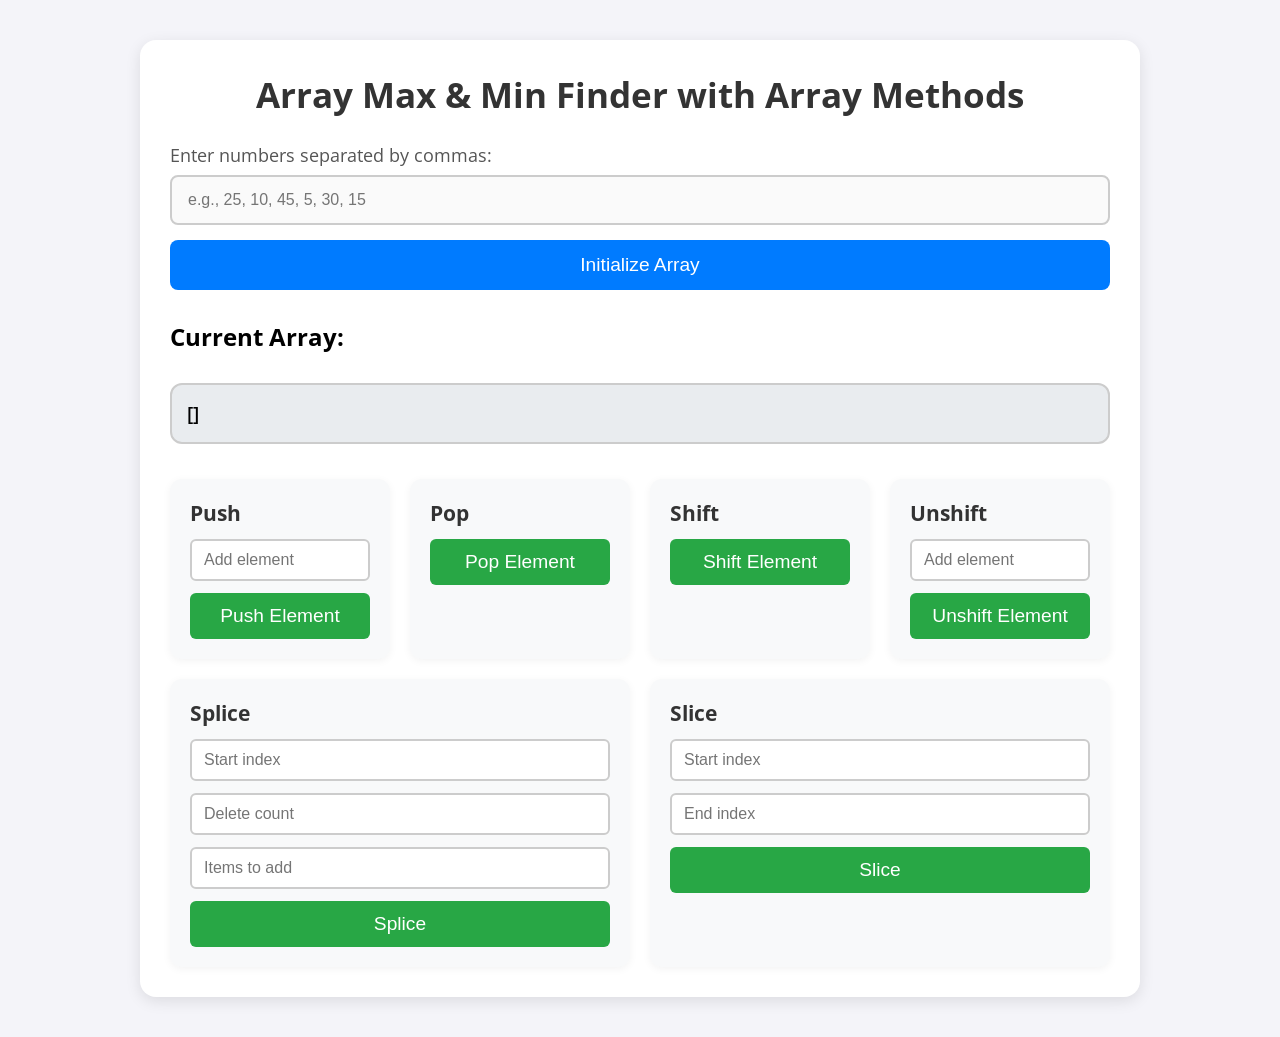
<file: CaseStudy/Case Study_5_24070521231/min_max.html>
<!DOCTYPE html>
<html lang="en">
<head>
<meta charset="UTF-8" />
<meta name="viewport" content="width=device-width, initial-scale=1.0"/>
<title>Array Max & Min Finder with Array Methods</title>
<!-- Google Fonts for sleek typography -->
<link href="https://fonts.googleapis.com/css2?family=Open+Sans&display=swap" rel="stylesheet" />
<style>
  /* Reset and base styles */
  * {
    box-sizing: border-box;
    margin: 0;
    padding: 0;
  }

  body {
    font-family: 'Open Sans', sans-serif;
    background-color: #f4f4f9;
    display: flex;
    justify-content: center;
    padding: 40px;
    min-height: 100vh;
  }

  .card {
    background: #fff;
    border-radius: 16px;
    box-shadow: 0 4px 15px rgba(0,0,0,0.1);
    max-width: 1000px;
    width: 100%;
    padding: 30px;
  }

  h1 {
    text-align: center;
    font-size: 2.2em;
    color: #333;
    margin-bottom: 25px;
  }

  /* Input form styles */
  form {
    display: flex;
    flex-direction: column;
  }

  label {
    margin-bottom: 8px;
    font-size: 1.1em;
    color: #555;
  }

  input[type="text"], input[type="number"] {
    padding: 14px 16px;
    margin-bottom: 15px;
    border: 2px solid #ccc;
    border-radius: 8px;
    font-size: 1em;
    transition: border-color 0.3s, box-shadow 0.3s;
    background-color: #fafafa;
  }

  input[type="text"]:focus, input[type="number"]:focus {
    border-color: #007BFF;
    box-shadow: 0 0 8px rgba(0,123,255,0.2);
    outline: none;
  }

  button {
    padding: 14px;
    font-size: 1.2em;
    background-color: #007BFF;
    color: #fff;
    border: none;
    border-radius: 8px;
    cursor: pointer;
    transition: background-color 0.3s, transform 0.2s;
  }

  button:hover {
    background-color: #0056b3;
    transform: translateY(-2px);
  }

  /* Array display styles */
  .array-display {
    margin-top: 30px;
    padding: 15px;
    background: #e9ecef;
    border-radius: 12px;
    font-size: 1.2em;
    font-weight: 600;
    word-wrap: break-word;
    border: 2px solid #ccc;
  }

  /* Methods container styles */
  .methods-container {
    display: flex;
    flex-wrap: wrap;
    gap: 20px;
    margin-top: 35px;
  }

  .method-box {
    background-color: #f8f9fa;
    padding: 20px;
    border-radius: 12px;
    flex: 1 1 220px;
    box-shadow: 0 2px 8px rgba(0,0,0,0.05);
  }

  .method-box h3 {
    margin-bottom: 12px;
    font-size: 1.3em;
    color: #333;
  }

  .method-box input {
    width: 100%;
    padding: 10px 12px;
    margin-bottom: 12px;
    border: 2px solid #ccc;
    border-radius: 6px;
    font-size: 1em;
    background-color: #fff;
  }

  .method-box input:focus {
    border-color: #007BFF;
    outline: none;
    box-shadow: 0 0 6px rgba(0,123,255,0.2);
  }

  .method-box button {
    width: 100%;
    padding: 12px;
    font-size: 1.2em;
    background-color: #28a745;
    color: #fff;
    border: none;
    border-radius: 6px;
    cursor: pointer;
    transition: background-color 0.3s, transform 0.2s;
  }

  .method-box button:hover {
    background-color: #218838;
    transform: translateY(-1px);
  }

  /* Results box styles */
  #results {
    margin-top: 40px;
    padding: 20px;
    background-color: #343a40;
    color: #fff;
    border-radius: 16px;
    box-shadow: inset 0 0 10px rgba(0,0,0,0.2);
  }

  #results h2 {
    text-align: center;
    margin-bottom: 20px;
    font-size: 2em;
    color: #ffd700;
  }

  .result-item {
    display: flex;
    justify-content: space-between;
    background-color: #495057;
    padding: 10px 15px;
    border-radius: 8px;
    margin-bottom: 12px;
    font-size: 1.2em;
  }

  /* Responsive adjustments */
  @media(max-width: 950px){
    body {
      padding: 20px;
    }
    .card {
      padding: 20px;
    }
  }
</style>
</head>
<body>

<div class="card">
<h1>Array Max & Min Finder with Array Methods</h1>

<!-- Array input form -->
<form id="arrayForm">
  <label for="numbers">Enter numbers separated by commas:</label>
  <input type="text" id="numbers" placeholder="e.g., 25, 10, 45, 5, 30, 15" required />
  <button type="submit">Initialize Array</button>
</form>

<!-- Display current array -->
<div class="array-section" style="margin-top:30px;">
  <h2 style="margin-bottom:12px;">Current Array:</h2>
  <div id="arrayDisplay" class="array-display">[]</div>
</div>

<!-- Array methods controls -->
<div class="methods-container">

  <!-- Push -->
  <div class="method-box">
    <h3>Push</h3>
    <input type="text" id="pushInput" placeholder="Add element"/>
    <button id="pushBtn">Push Element</button>
  </div>

  <!-- Pop -->
  <div class="method-box">
    <h3>Pop</h3>
    <button id="popBtn">Pop Element</button>
  </div>

  <!-- Shift -->
  <div class="method-box">
    <h3>Shift</h3>
    <button id="shiftBtn">Shift Element</button>
  </div>

  <!-- Unshift -->
  <div class="method-box">
    <h3>Unshift</h3>
    <input type="text" id="unshiftInput" placeholder="Add element"/>
    <button id="unshiftBtn">Unshift Element</button>
  </div>

  <!-- Splice -->
  <div class="method-box">
    <h3>Splice</h3>
    <input type="number" id="spliceStart" placeholder="Start index"/>
    <input type="number" id="spliceDeleteCount" placeholder="Delete count"/>
    <input type="text" id="spliceItems" placeholder="Items to add"/>
    <button id="spliceBtn">Splice</button>
  </div>

  <!-- Slice -->
  <div class="method-box">
    <h3>Slice</h3>
    <input type="number" id="sliceStart" placeholder="Start index"/>
    <input type="number" id="sliceEnd" placeholder="End index"/>
    <button id="sliceBtn">Slice</button>
  </div>

</div>

<!-- Results display -->
<div id="results" style="display:none;">
  <h2>Results</h2>
  <div class="result-item"><strong>Array:</strong> <span id="arrayResult"></span></div>
  <div class="result-item"><strong>Max:</strong> <span id="maxValue"></span></div>
  <div class="result-item"><strong>Min:</strong> <span id="minValue"></span></div>
</div>
</div>

<script>
// Array state
let currentArray = [];

// Function to update the array display
function updateArrayDisplay() {
  document.getElementById('arrayDisplay').textContent = JSON.stringify(currentArray);
}

// Initialize array from input
document.getElementById('arrayForm').addEventListener('submit', function(e) {
  e.preventDefault();
  const input = document.getElementById('numbers').value;
  currentArray = input.split(',').map(n => parseFloat(n.trim())).filter(n => !isNaN(n));
  if (currentArray.length === 0) {
    alert('Please enter valid numbers.');
    return;
  }
  updateArrayDisplay();
  document.getElementById('results').style.display = 'none';
});

// Show results
function displayResults() {
  document.getElementById('arrayResult').textContent = JSON.stringify(currentArray);
  document.getElementById('maxValue').textContent = Math.max(...currentArray);
  document.getElementById('minValue').textContent = Math.min(...currentArray);
  document.getElementById('results').style.display = 'block';
}

// Push
document.getElementById('pushBtn').addEventListener('click', () => {
  const val = document.getElementById('pushInput').value.trim();
  if (val) {
    currentArray.push(isNaN(val) ? val : parseFloat(val));
    document.getElementById('pushInput').value = '';
    updateArrayDisplay();
    displayResults();
  } else {
    alert('Enter a value to push.');
  }
});

// Pop
document.getElementById('popBtn').addEventListener('click', () => {
  currentArray.pop();
  updateArrayDisplay();
  displayResults();
});

// Shift
document.getElementById('shiftBtn').addEventListener('click', () => {
  currentArray.shift();
  updateArrayDisplay();
  displayResults();
});

// Unshift
document.getElementById('unshiftBtn').addEventListener('click', () => {
  const val = document.getElementById('unshiftInput').value.trim();
  if (val) {
    currentArray.unshift(isNaN(val) ? val : parseFloat(val));
    document.getElementById('unshiftInput').value = '';
    updateArrayDisplay();
    displayResults();
  } else {
    alert('Enter a value to unshift.');
  }
});

// Splice
document.getElementById('spliceBtn').addEventListener('click', () => {
  const start = parseInt(document.getElementById('spliceStart').value);
  const deleteCount = parseInt(document.getElementById('spliceDeleteCount').value);
  const itemsStr = document.getElementById('spliceItems').value.trim();

  if (isNaN(start) || isNaN(deleteCount)) {
    alert('Invalid start or delete count.');
    return;
  }

  const items = itemsStr ? itemsStr.split(',').map(i => isNaN(i.trim()) ? i.trim() : parseFloat(i.trim())) : [];
  currentArray.splice(start, deleteCount, ...items);
  updateArrayDisplay();
  displayResults();
});

// Slice
document.getElementById('sliceBtn').addEventListener('click', () => {
  const start = parseInt(document.getElementById('sliceStart').value);
  const end = parseInt(document.getElementById('sliceEnd').value);
  if (isNaN(start) || isNaN(end)) {
    alert('Invalid indices.');
    return;
  }
  currentArray = currentArray.slice(start, end);
  updateArrayDisplay();
  displayResults();
});
</script>
</body>
</html>
</file>
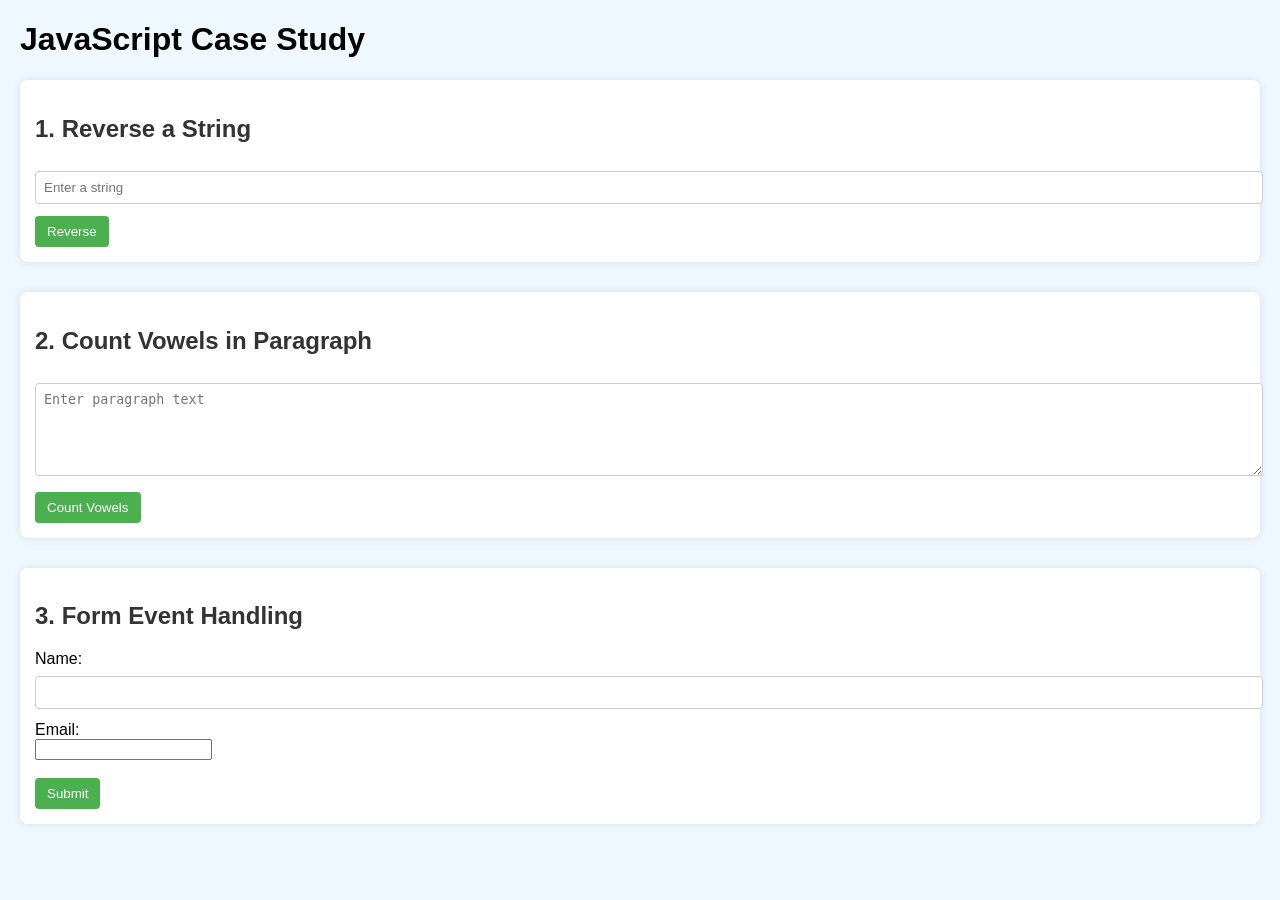
<file: CaseStudy/Case Study_6_24070521231/main.html>
<!DOCTYPE html>
<html lang="en">
<head>
<meta charset="UTF-8" />
<meta name="viewport" content="width=device-width, initial-scale=1.0"/>
<title>JavaScript Case Study</title>
<style>
  body {
    font-family: Arial, sans-serif;
    margin: 20px;
    background-color: #f0f8ff;
  }
  h2 {
    color: #333;
  }
  section {
    margin-bottom: 30px;
    background-color: #ffffff;
    padding: 15px;
    border-radius: 8px;
    box-shadow: 0 0 10px rgba(0,0,0,0.1);
  }
  input[type="text"], textarea {
    width: 100%;
    padding: 8px;
    margin-top: 8px;
    margin-bottom: 12px;
    border: 1px solid #ccc;
    border-radius: 4px;
  }
  button {
    background-color: #4CAF50;
    color: white;
    padding: 8px 12px;
    border: none;
    border-radius: 4px;
    cursor: pointer;
  }
  button:hover {
    background-color: #45a049;
  }
  #result {
    margin-top: 10px;
    font-weight: bold;
  }
</style>
</head>
<body>

<h1>JavaScript Case Study</h1>

<!-- Section for reversing a string -->
<section>
  <h2>1. Reverse a String</h2>
  <input type="text" id="reverseInput" placeholder="Enter a string" />
  <button onclick="reverseString()">Reverse</button>
  <div id="reverseResult"></div>
</section>

<!-- Section for counting vowels -->
<section>
  <h2>2. Count Vowels in Paragraph</h2>
  <textarea id="paragraph" rows="5" placeholder="Enter paragraph text"></textarea>
  <button onclick="countVowels()">Count Vowels</button>
  <div id="vowelCount"></div>
</section>

<!-- Form for demonstrating event handling -->
<section>
  <h2>3. Form Event Handling</h2>
  <form id="sampleForm">
    <label for="name">Name:</label><br/>
    <input type="text" id="name" name="name" required /><br/>
    <label for="email">Email:</label><br/>
    <input type="email" id="email" name="email" required /><br/><br/>
    <button type="submit">Submit</button>
  </form>
  <div id="formMessage"></div>
</section>

<script>
  // Function to reverse a string
  function reverseString() {
    const input = document.getElementById('reverseInput').value;
    const reversed = input.split('').reverse().join('');
    document.getElementById('reverseResult').innerText = 'Reversed String: ' + reversed;
  }

  // Function to count vowels in paragraph
  function countVowels() {
    const paragraph = document.getElementById('paragraph').value.toLowerCase();
    const vowels = 'aeiou';
    let count = 0;
    for (let char of paragraph) {
      if (vowels.includes(char)) {
        count++;
      }
    }
    document.getElementById('vowelCount').innerText = 'Number of vowels: ' + count;
  }

  // Event handling for form submission
  document.getElementById('sampleForm').addEventListener('submit', function(e) {
    e.preventDefault(); // Prevent form from submitting
    const name = document.getElementById('name').value;
    const email = document.getElementById('email').value;
    document.getElementById('formMessage').innerText = `Thank you, ${name}! Your email (${email}) has been received.`;
  });
</script>

</body>
</html>
</file>
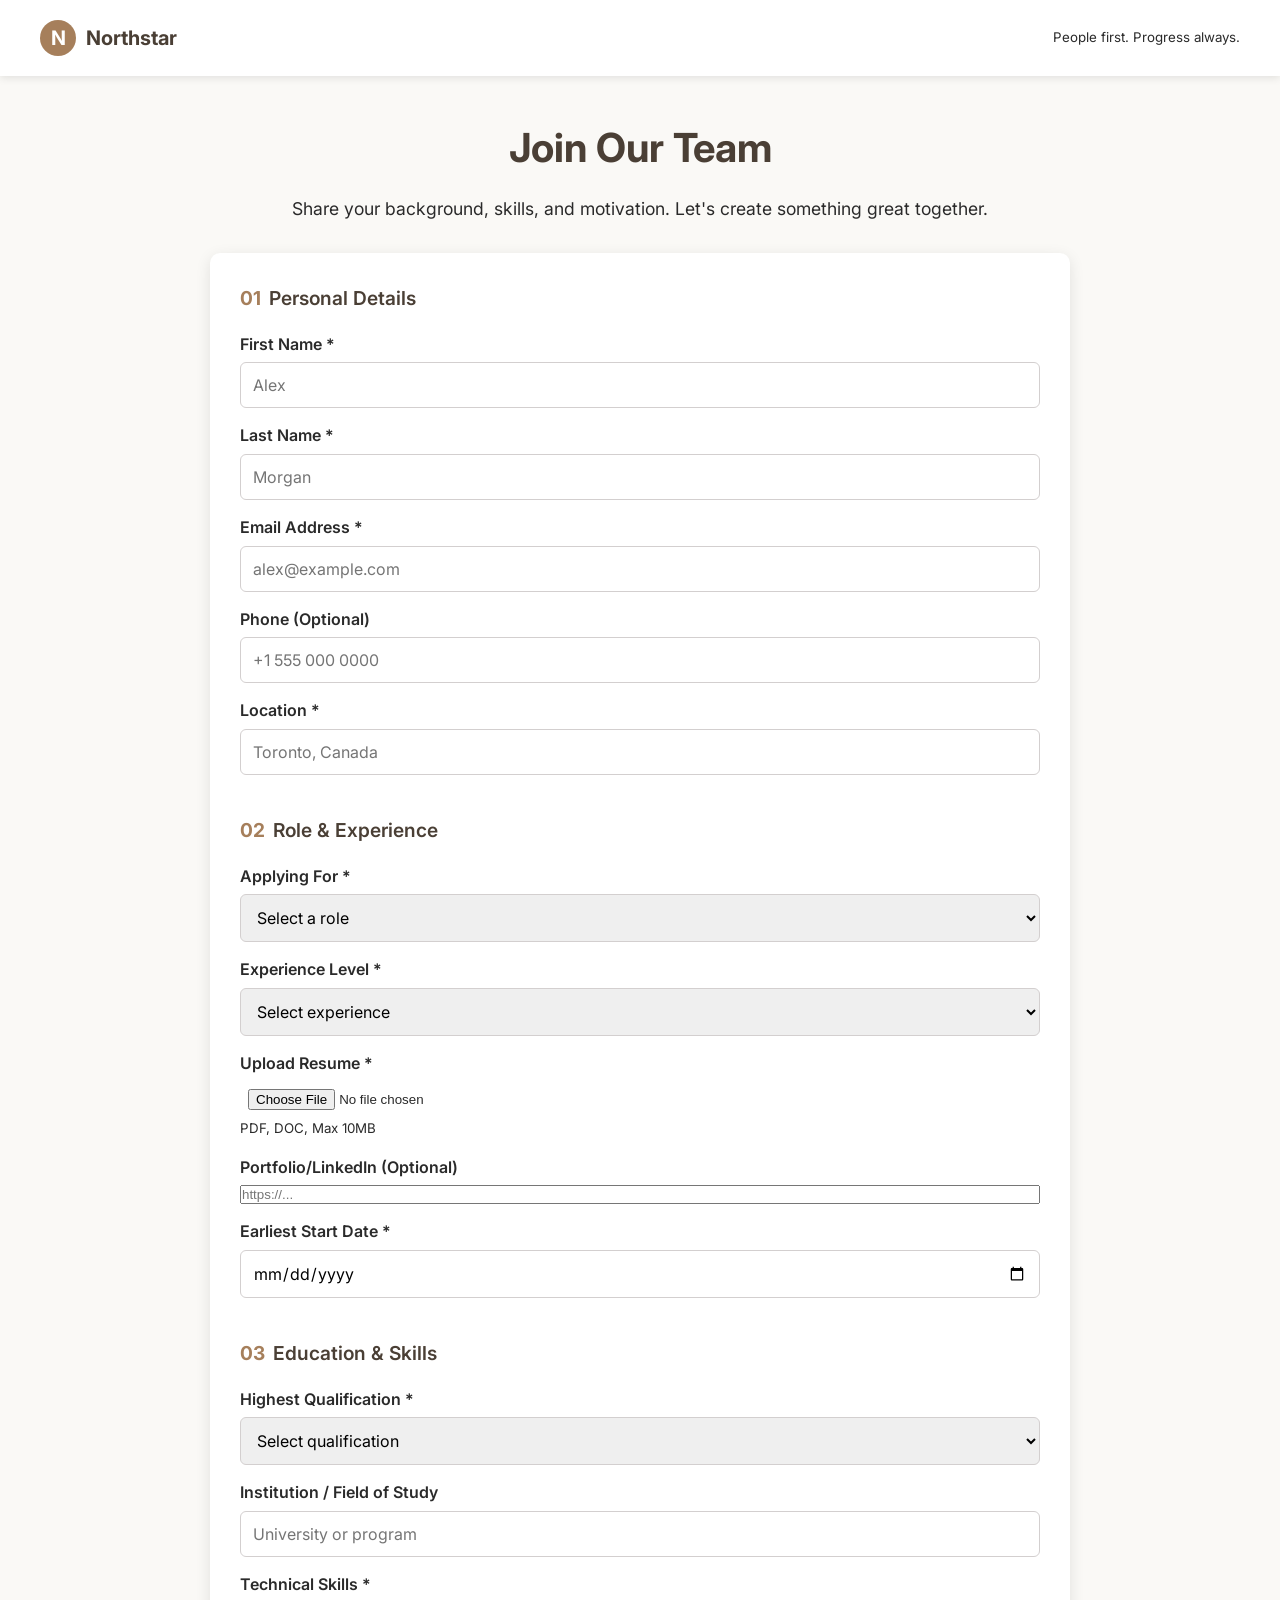
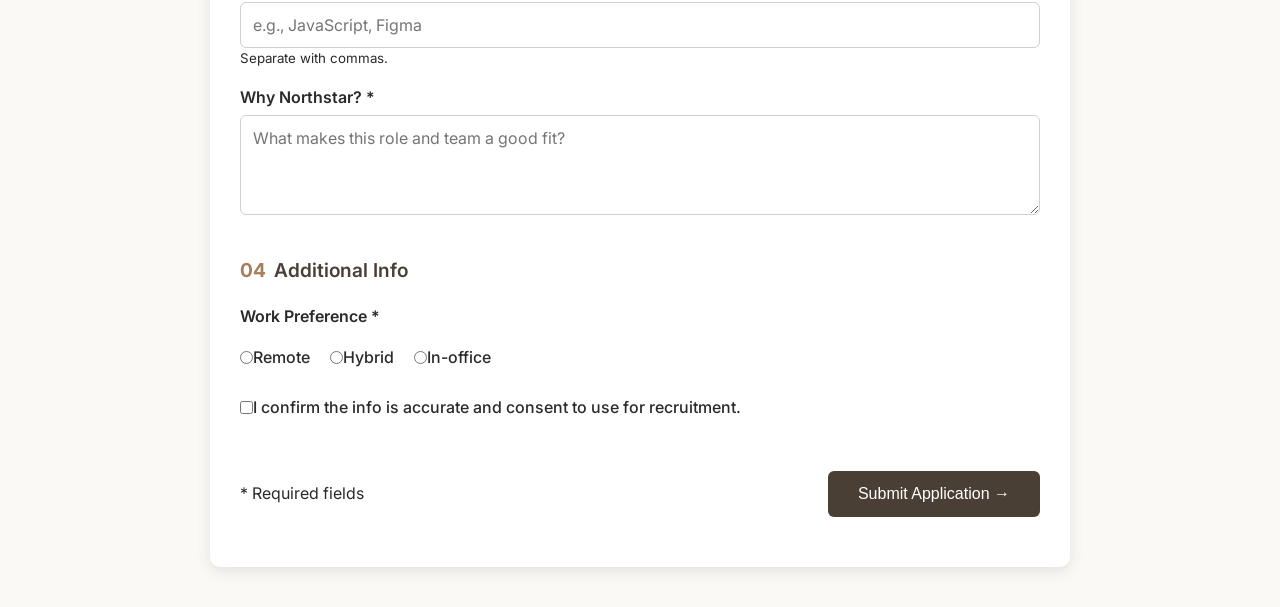
<file: CaseStudy/Case Study_8_24070521231/job.html>
<!DOCTYPE html>
<html lang="en">
<head>
<meta charset="UTF-8" />
<meta name="viewport" content="width=device-width, initial-scale=1.0"/>
<title>Northstar Careers | Join Our Team</title>
<!-- Google Fonts -->
<link href="https://fonts.googleapis.com/css2?family=Inter:wght@400;600;700&display=swap" rel="stylesheet" />
<style>
  :root {
    --primary-color: #4A3F35;
    --secondary-color: #A67F5B;
    --background-color: #FAF9F6;
    --text-color: #2A2A2A;
    --border-color: #D3CFCF;
    --accent-color: #C28E5E;
  }
  * {
    box-sizing: border-box;
    margin: 0;
    padding: 0;
  }
  body {
    font-family: 'Inter', sans-serif;
    background-color: var(--background-color);
    color: var(--text-color);
    line-height: 1.6;
  }
  header {
    display: flex;
    justify-content: space-between;
    align-items: center;
    padding: 20px 40px;
    background-color: #fff;
    box-shadow: 0 2px 8px rgba(0,0,0,0.1);
  }
  .logo {
    display: flex;
    align-items: center;
    font-weight: 700;
    font-size: 20px;
    color: var(--primary-color);
  }
  .logo span {
    display: inline-block;
    background-color: var(--secondary-color);
    color: #fff;
    width: 36px;
    height: 36px;
    border-radius: 50%;
    display: flex;
    justify-content: center;
    align-items: center;
    margin-right: 10px;
  }
  main {
    max-width: 900px;
    margin: 40px auto;
    padding: 0 20px;
  }
  h1 {
    font-size: 2.5rem;
    margin-bottom: 15px;
    color: var(--primary-color);
    text-align: center;
  }
  p.description {
    text-align: center;
    margin-bottom: 30px;
    font-size: 1.1rem;
  }
  form {
    background: #fff;
    padding: 30px;
    border-radius: 10px;
    box-shadow: 0 4px 15px rgba(0,0,0,0.1);
  }
  fieldset {
    border: none;
    margin-bottom: 25px;
  }
  legend {
    font-size: 1.2rem;
    font-weight: 600;
    margin-bottom: 10px;
    color: var(--primary-color);
  }
  .section-header {
    display: flex;
    align-items: center;
    margin-bottom: 8px;
  }
  .section-number {
    font-weight: 700;
    font-size: 1.2rem;
    color: var(--secondary-color);
    margin-right: 8px;
  }
  .form-group {
    display: flex;
    flex-direction: column;
    margin-bottom: 15px;
  }
  label {
    margin-bottom: 5px;
    font-weight: 600;
  }
  input[type="text"],
  input[type="email"],
  input[type="tel"],
  input[type="date"],
  select,
  textarea {
    padding: 12px;
    border: 1px solid var(--border-color);
    border-radius: 6px;
    font-family: 'Inter', sans-serif;
    font-size: 1rem;
  }
  input[type="file"] {
    padding: 8px;
  }
  textarea {
    resize: vertical;
    min-height: 100px;
  }
  .checkbox-group {
    display: flex;
    gap: 20px;
    margin-top: 10px;
  }
  .checkbox-label {
    display: flex;
    align-items: center;
    font-weight: 500;
  }
  .actions {
    display: flex;
    justify-content: space-between;
    align-items: center;
    margin-top: 30px;
    flex-wrap: wrap;
  }
  button {
    padding: 14px 30px;
    font-size: 1rem;
    background-color: var(--primary-color);
    color: #fff;
    border: none;
    border-radius: 6px;
    cursor: pointer;
    transition: background-color 0.3s;
  }
  button:hover {
    background-color: #3b2f27;
  }
  #status {
    margin-top: 20px;
    font-weight: 600;
    color: green;
  }
  @media(max-width: 768px) {
    body { font-size: 14px; }
    header { flex-direction: column; padding: 15px 20px; }
    h1 { font-size: 2rem; }
    .actions { flex-direction: column; gap: 15px; }
    button { width: 100%; }
  }
</style>
</head>
<body>
<header>
  <div class="logo"><span>N</span>Northstar</div>
  <small>People first. Progress always.</small>
</header>
<main>
  <h1>Join Our Team</h1>
  <p class="description">Share your background, skills, and motivation. Let's create something great together.</p>
  <form id="applicationForm">
    <!-- Personal Info -->
    <fieldset>
      <legend><div class="section-header"><div class="section-number">01</div>Personal Details</div></legend>
      <div class="form-group">
        <label for="firstName">First Name *</label>
        <input type="text" id="firstName" name="firstName" required placeholder="Alex" autocomplete="given-name" />
      </div>
      <div class="form-group">
        <label for="lastName">Last Name *</label>
        <input type="text" id="lastName" name="lastName" required placeholder="Morgan" autocomplete="family-name" />
      </div>
      <div class="form-group">
        <label for="email">Email Address *</label>
        <input type="email" id="email" name="email" required placeholder="alex@example.com" autocomplete="email" />
      </div>
      <div class="form-group">
        <label for="phone">Phone (Optional)</label>
        <input type="tel" id="phone" name="phone" placeholder="+1 555 000 0000" autocomplete="tel" />
      </div>
      <div class="form-group">
        <label for="location">Location *</label>
        <input type="text" id="location" name="location" required placeholder="Toronto, Canada" autocomplete="address-level2" />
      </div>
    </fieldset>
    <!-- Role & Experience -->
    <fieldset>
      <legend><div class="section-header"><div class="section-number">02</div>Role & Experience</div></legend>
      <div class="form-group">
        <label for="role">Applying For *</label>
        <select id="role" name="role" required>
          <option value="">Select a role</option>
          <option>Product Designer</option>
          <option>Software Engineer</option>
          <option>Marketing Specialist</option>
          <option>Customer Success Manager</option>
          <option>Open application</option>
        </select>
      </div>
      <div class="form-group">
        <label for="experience">Experience Level *</label>
        <select id="experience" name="experience" required>
          <option value="">Select experience</option>
          <option>0-1 years</option>
          <option>2-4 years</option>
          <option>5-8 years</option>
          <option>9+ years</option>
        </select>
      </div>
      <div class="form-group">
        <label for="resume">Upload Resume *</label>
        <input type="file" id="resume" name="resume" required accept=".pdf,.doc,.docx" />
        <small>PDF, DOC, Max 10MB</small>
      </div>
      <div class="form-group">
        <label for="portfolio">Portfolio/LinkedIn (Optional)</label>
        <input type="url" id="portfolio" name="portfolio" placeholder="https://..." />
      </div>
      <div class="form-group">
        <label for="startDate">Earliest Start Date *</label>
        <input type="date" id="startDate" name="startDate" required />
      </div>
    </fieldset>
    <!-- Education & Skills -->
    <fieldset>
      <legend><div class="section-header"><div class="section-number">03</div>Education & Skills</div></legend>
      <div class="form-group">
        <label for="education">Highest Qualification *</label>
        <select id="education" name="education" required>
          <option value="">Select qualification</option>
          <option>High school</option>
          <option>Diploma / certificate</option>
          <option>Bachelor's degree</option>
          <option>Master's degree</option>
          <option>Doctorate</option>
          <option>Other</option>
        </select>
      </div>
      <div class="form-group">
        <label for="institution">Institution / Field of Study</label>
        <input type="text" id="institution" name="institution" placeholder="University or program" />
      </div>
      <div class="form-group">
        <label for="skills">Technical Skills *</label>
        <input type="text" id="skills" name="skills" required placeholder="e.g., JavaScript, Figma" />
        <small>Separate with commas.</small>
      </div>
      <div class="form-group">
        <label for="motivation">Why Northstar? *</label>
        <textarea id="motivation" name="motivation" required placeholder="What makes this role and team a good fit?"></textarea>
      </div>
    </fieldset>
    <!-- Additional Info -->
    <fieldset>
      <legend><div class="section-header"><div class="section-number">04</div>Additional Info</div></legend>
      <div class="form-group">
        <label>Work Preference *</label>
        <div class="checkbox-group">
          <label class="checkbox-label"><input type="radio" name="workPreference" value="Remote" required /> Remote</label>
          <label class="checkbox-label"><input type="radio" name="workPreference" value="Hybrid" /> Hybrid</label>
          <label class="checkbox-label"><input type="radio" name="workPreference" value="Office" /> In-office</label>
        </div>
      </div>
      <div class="form-group" style="margin-top:20px;">
        <label class="checkbox-label">
          <input type="checkbox" name="consent" required /> I confirm the info is accurate and consent to use for recruitment.
        </label>
      </div>
    </fieldset>
    <div class="actions">
      <p>* Required fields</p>
      <button type="submit">Submit Application &rarr;</button>
    </div>
    <p id="status"></p>
  </form>
</main>
<script>
  document.getElementById('applicationForm').addEventListener('submit', function (e) {
    e.preventDefault();
    if (!this.checkValidity()) {
      this.reportValidity();
      return;
    }
    document.getElementById('status').textContent = 'Thank you for your application!';
    this.reset();
  });
</script>
</body>
</html>
</file>
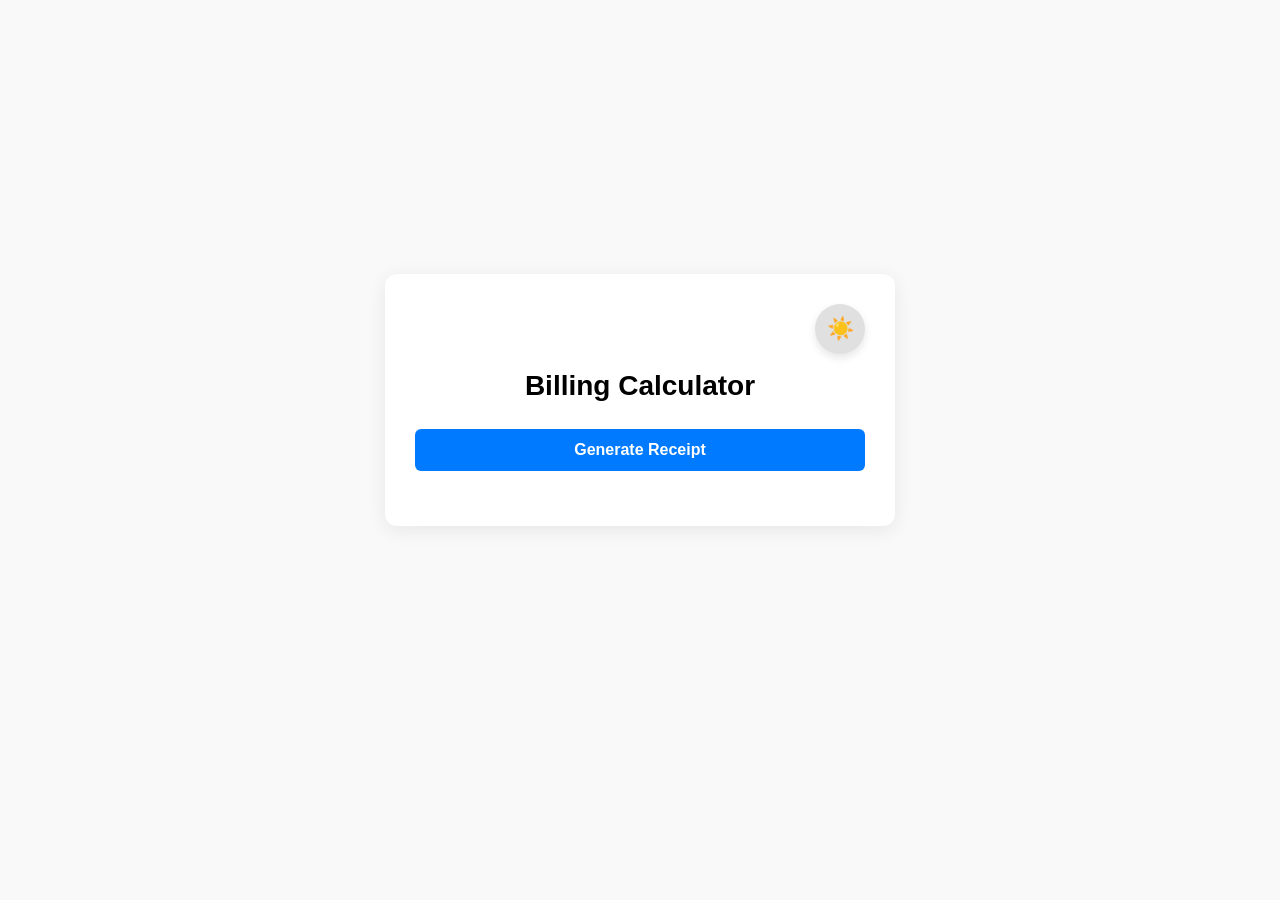
<file: CaseStudy/Case Study_9_24070521231/Exp2.html>
<!DOCTYPE html>
<html lang="en">
<head>
    <meta charset="UTF-8">
    <meta name="viewport" content="width=device-width, initial-scale=1.0">
    <title>Billing Calculator</title>
    <style>
        /* पूरे पेज को सेंटर अライン करने के लिए फ्लेक्सबॉक्स */
        body {
            font-family: Arial, sans-serif;
            margin: 0;
            padding: 40px 20px;
            color: #333;
            line-height: 1.6;
            display: flex;
            flex-direction: column;
            align-items: center;
            justify-content: center;
            min-height: 80vh;
            background-color: #f9f9f9;
            transition: background-color 0.3s ease, color 0.3s ease;
        }

        /* कंटेंट को एक सुंदर कार्ड में रखने के लिए */
        .main-wrapper {
            text-align: center;
            background: #ffffff;
            padding: 30px;
            border-radius: 12px;
            box-shadow: 0 4px 20px rgba(0, 0, 0, 0.08);
            max-width: 450px;
            width: 100%;
            position: relative;
        }

        h2 {
            font-size: 28px;
            margin-top: 10px;
            margin-bottom: 20px;
            color: #000;
        }

        h3 {
            font-size: 22px;
            margin-top: 25px;
            margin-bottom: 20px;
            color: #111;
            border-bottom: 2px solid #eee;
            padding-bottom: 8px;
        }

        /* रसीद के आइटम्स को सेंटर अलाइन करना */
        .receipt-container {
            margin-top: 25px;
            text-align: center;
        }

        .bill-item {
            margin-bottom: 12px;
            font-size: 16px;
        }

        .bold-text {
            font-weight: bold;
            font-size: 18px;
            margin-top: 15px;
            color: #000;
        }

        /* मॉडर्न और आकर्षक टॉगल बटन */
        .toggle-container {
            display: flex;
            justify-content: flex-end;
            width: 100%;
            margin-bottom: 10px;
        }

        .theme-toggle-btn {
            background: #e0e0e0;
            border: none;
            width: 50px;
            height: 50px;
            border-radius: 50%;
            cursor: pointer;
            font-size: 22px;
            display: flex;
            align-items: center;
            justify-content: center;
            box-shadow: 0 4px 8px rgba(0,0,0,0.1);
            transition: all 0.3s ease;
        }

        .theme-toggle-btn:hover {
            transform: scale(1.1);
        }

        /* प्राइमरी कैलकुलेशन बटन */
        .btn-calc {
            background-color: #007bff;
            color: white;
            border: none;
            padding: 12px 25px;
            font-size: 16px;
            border-radius: 6px;
            cursor: pointer;
            font-weight: bold;
            transition: background-color 0.2s;
            width: 100%;
        }

        .btn-calc:hover {
            background-color: #0056b3;
        }

        /* डार्क मोड सीएसएस (Dark Mode Style Changes) */
        body.dark-mode {
            background-color: #121212;
            color: #f4f4f4;
        }
        
        body.dark-mode .main-wrapper {
            background-color: #1e1e1e;
            box-shadow: 0 4px 20px rgba(255, 255, 255, 0.05);
        }

        body.dark-mode h2, body.dark-mode h3, body.dark-mode .bold-text {
            color: #fff;
        }

        body.dark-mode h3 {
            border-bottom-color: #333;
        }

        body.dark-mode .theme-toggle-btn {
            background: #333;
            box-shadow: 0 4px 8px rgba(255,255,255,0.05);
        }
    </style>
</head>
<body>

    <!-- सभी एलिमेंट्स को सेंटर में रखने के लिए मुख्य रैपर -->
    <div class="main-wrapper">
        
        <!-- आकर्षक थीम टॉगल बटन -->
        <div class="toggle-container">
            <button id="themeBtn" class="theme-toggle-btn" onclick="toggleTheme()" title="Toggle Light/Dark Mode">☀️</button>
        </div>

        <h2>Billing Calculator</h2>
        
        <!-- रसीद बटन -->
        <button class="btn-calc" onclick="generateBill()">Generate Receipt</button>

        <!-- इमेज के अनुसार आउटपुट यहाँ दिखेगा -->
        <div id="receiptOutput" class="receipt-container"></div>
    </div>

    <script>
        // डार्क मोड ऑन/ऑफ करने का फंक्शन और लोगो बदलना
        function toggleTheme() {
            const body = document.body;
            const themeBtn = document.getElementById("themeBtn");
            
            body.classList.toggle("dark-mode");
            
            // लोगो (Icon) को डायनेमिकली चेंज करना
            if (body.classList.contains("dark-mode")) {
                themeBtn.textContent = "🌙"; // डार्क मोड में चाँद दिखेगा
            } else {
                themeBtn.textContent = "☀️"; // लाइट मोड में सूरज दिखेगा
            }
        }

        function generateBill() {
            // 1. ES6 Const
            const GST_RATE = 0.18;

            // 2. ES6 Var
            var customerName = prompt("Enter Customer Name:", "Anushka Paliwal");
            if (!customerName) return;

            var productName = prompt("Enter Product Name:", "iPhone 17 pro");
            if (!productName) return;

            var qtyInput = prompt("Enter Quantity:", "4");
            if (!qtyInput) return;
            var quantity = Number(qtyInput);

            var priceInput = prompt("Enter Price per Item:", "60000");
            if (!priceInput) return;
            var price = Number(priceInput);

            // इनपुट वैलिडेशन
            if (isNaN(quantity) || quantity <= 0 || isNaN(price) || price <= 0) {
                alert("Please enter valid positive numbers.");
                return;
            }

            // 3. ES6 Let
            let total = quantity * price;
            let gstAmount = total * GST_RATE;
            let finalBill = total + gstAmount;

            // 4. ES6 Object
            const billDetails = {
                customer: customerName,
                product: productName,
                quantity,
                price,
                total,
                gstAmount,
                finalBill
            };

            // 5. ES6 Object Destructuring
            const { customer, product, total: totalAmt, gstAmount: taxAmt, finalBill: grandTotal } = billDetails;

            // आउटपुट कंटेनर
            const receiptOutput = document.getElementById("receiptOutput");

            // 6. ES6 Template Literals
            receiptOutput.innerHTML = `
                <h3>Billing Receipt</h3>
                <div class="bill-item">Customer: ${customer}</div>
                <div class="bill-item">Product: ${product}</div>
                <div class="bill-item">Quantity: ${quantity}</div>
                <div class="bill-item">Price per Item: ₹${price}</div>
                <div class="bill-item">Total: ₹${totalAmt}</div>
                <div class="bill-item">GST (18%): ₹${taxAmt.toFixed(2)}</div>
                <div class="bill-item bold-text">Final Bill: ₹${grandTotal.toFixed(2)}</div>
            `;
        }
    </script>
</body>
</html>
</file>
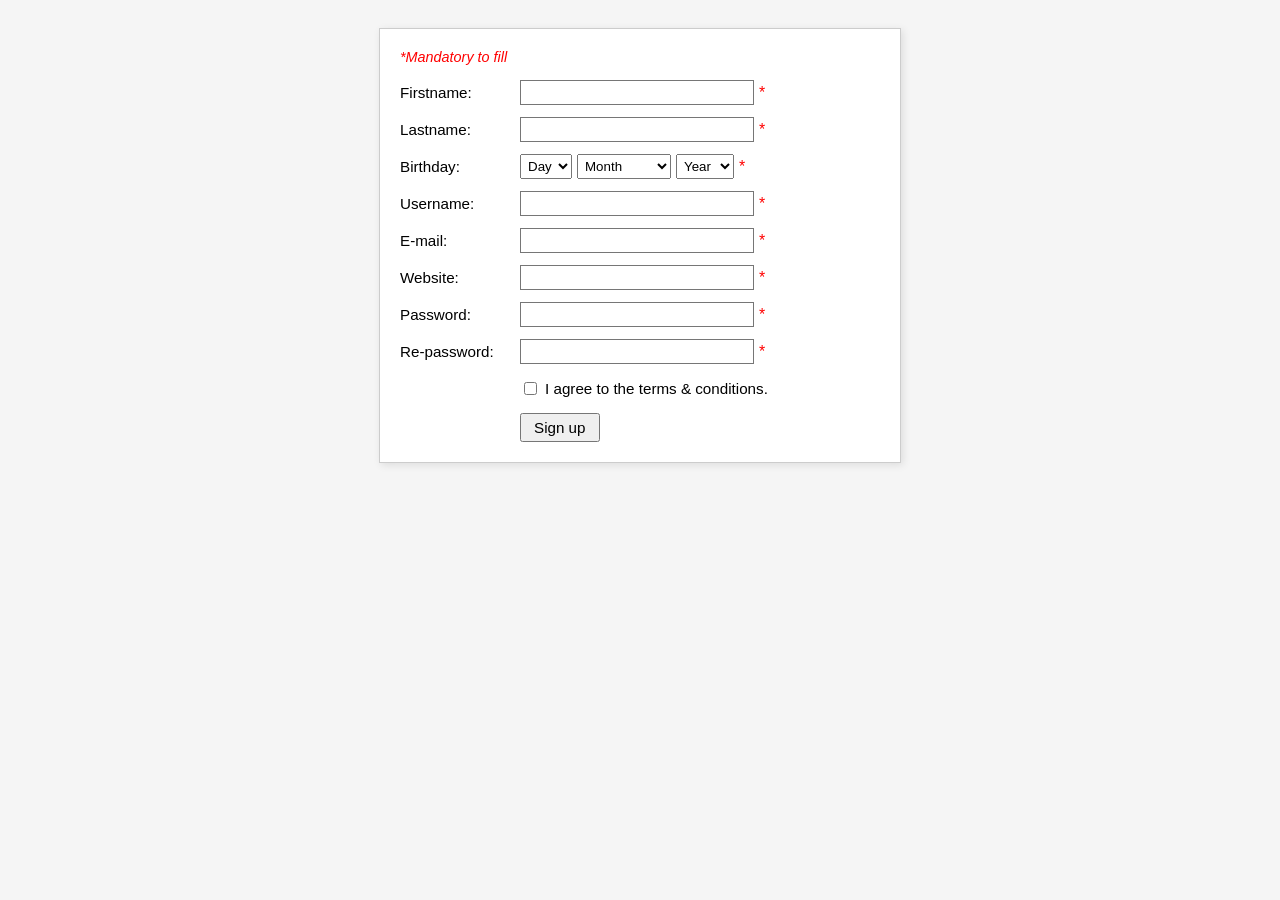
<file: CaseStudy/Case_Study_7_24070521231/form.html>
<!DOCTYPE html>
<html lang="en">
<head>
    <meta charset="UTF-8">
    <meta name="viewport" content="width=device-width, initial-scale=1.0">
    <title>Event Handling Case Study</title>
    <style>
        body {
            font-family: Arial, sans-serif;
            background-color: #f5f5f5;
            padding: 20px;
        }
        .form-container {
            background-color: white;
            border: 1px solid #ccc;
            width: 480px;
            padding: 20px;
            margin: 0 auto;
            box-shadow: 2px 2px 8px rgba(0,0,0,0.1);
        }
        .mandatory-note {
            color: red;
            font-size: 0.9rem;
            font-style: italic;
            margin-bottom: 15px;
        }
        .form-group {
            display: flex;
            align-items: center;
            margin-bottom: 12px;
        }
        .form-group label {
            width: 120px;
            font-size: 0.95rem;
        }
        .form-group input[type="text"],
        .form-group input[type="password"] {
            width: 220px;
            padding: 4px 6px;
            border: 1px solid #767676;
            outline: none;
        }
        /* Highlight input on focus event */
        .form-group input:focus, .form-group select:focus {
            border: 1.5px solid #0056b3;
            background-color: #f7faff;
        }
        .dob-selects {
            display: flex;
            gap: 5px;
        }
        .dob-selects select {
            padding: 3px;
        }
        .required-star {
            color: red;
            margin-left: 5px;
        }
        .terms-group {
            margin-left: 120px;
            margin-top: 15px;
            margin-bottom: 15px;
            display: flex;
            align-items: center;
            font-size: 0.95rem;
        }
        .terms-group input {
            margin-right: 8px;
        }
        .btn-group {
            margin-left: 120px;
        }
        input[type="submit"] {
            padding: 4px 12px;
            cursor: pointer;
            font-size: 0.95rem;
        }
        .error-message {
            color: red;
            font-size: 0.85rem;
            margin-left: 120px;
            margin-top: -10px;
            margin-bottom: 10px;
            display: none;
        }
    </style>
</head>
<body>

    <div class="form-container">
        <div class="mandatory-note">*Mandatory to fill</div>
        
        <form id="registrationForm" novalidate>
            <!-- Firstname -->
            <div class="form-group">
                <label for="firstname">Firstname:</label>
                <input type="text" id="firstname">
                <span class="required-star">*</span>
            </div>
            
            <!-- Lastname -->
            <div class="form-group">
                <label for="lastname">Lastname:</label>
                <input type="text" id="lastname">
                <span class="required-star">*</span>
            </div>
            
            <!-- Birthday -->
            <div class="form-group">
                <label>Birthday:</label>
                <div class="dob-selects">
                    <select id="dobDay">
                        <option value="">Day</option>
                        <!-- Dynamic options generated via JS -->
                    </select>
                    <select id="dobMonth">
                        <option value="">Month</option>
                        <option value="1">January</option>
                        <option value="2">February</option>
                        <option value="3">March</option>
                        <option value="4">April</option>
                        <option value="5">May</option>
                        <option value="6">June</option>
                        <option value="7">July</option>
                        <option value="8">August</option>
                        <option value="9">September</option>
                        <option value="10">October</option>
                        <option value="11">November</option>
                        <option value="12">December</option>
                    </select>
                    <select id="dobYear">
                        <option value="">Year</option>
                        <!-- Dynamic options generated via JS -->
                    </select>
                </div>
                <span class="required-star">*</span>
            </div>
            
            <!-- Username -->
            <div class="form-group">
                <label for="username">Username:</label>
                <input type="text" id="username">
                <span class="required-star">*</span>
            </div>
            
            <!-- E-mail -->
            <div class="form-group">
                <label for="email">E-mail:</label>
                <input type="text" id="email">
                <span class="required-star">*</span>
            </div>
            <div class="error-message" id="emailError">Please enter a valid email address.</div>
            
            <!-- Website -->
            <div class="form-group">
                <label for="website">Website:</label>
                <input type="text" id="website">
                <span class="required-star">*</span>
            </div>
            
            <!-- Password -->
            <div class="form-group">
                <label for="password">Password:</label>
                <input type="password" id="password">
                <span class="required-star">*</span>
            </div>
            
            <!-- Re-password -->
            <div class="form-group">
                <label for="repassword">Re-password:</label>
                <input type="password" id="repassword">
                <span class="required-star">*</span>
            </div>
            <div class="error-message" id="passwordError">Passwords do not match!</div>
            
            <!-- Terms Checkbox -->
            <div class="terms-group">
                <input type="checkbox" id="terms">
                <label for="terms">I agree to the terms & conditions.</label>
            </div>
            
            <!-- Submit Button -->
            <div class="btn-group">
                <input type="submit" value="Sign up">
            </div>
        </form>
    </div>

    <script>
        // --- 1. Populate Dropdowns (DOM Manipulation) ---
        const daySelect = document.getElementById('dobDay');
        const yearSelect = document.getElementById('dobYear');

        for (let i = 1; i <= 31; i++) {
            let opt = document.createElement('option');
            opt.value = i;
            opt.innerHTML = i;
            daySelect.appendChild(opt);
        }

        const currentYear = new Date().getFullYear();
        for (let i = currentYear; i >= currentYear - 100; i--) {
            let opt = document.createElement('option');
            opt.value = i;
            opt.innerHTML = i;
            yearSelect.appendChild(opt);
        }

        // --- 2. Form Event Listeners & Validation Logic ---
        const form = document.getElementById('registrationForm');
        const emailInput = document.getElementById('email');
        const passwordInput = document.getElementById('password');
        const repasswordInput = document.getElementById('repassword');
        
        const emailError = document.getElementById('emailError');
        const passwordError = document.getElementById('passwordError');

        // Event: 'focus' and 'blur' on all input elements to show handling state changes
        const allInputs = form.querySelectorAll('input[type="text"], input[type="password"], select');
        allInputs.forEach(input => {
            input.addEventListener('focus', function() {
                // Background properties modified inside the CSS block matching focus selectors
            });
        });

        // Event: 'change' event tracking real-time validation for password matching
        repasswordInput.addEventListener('change', function() {
            if (passwordInput.value !== repasswordInput.value) {
                passwordError.style.display = 'block';
            } else {
                passwordError.style.display = 'none';
            }
        });

        // Event: 'submit' event logic
        form.addEventListener('submit', function(event) {
            event.preventDefault(); // Stop form submission for verification
            
            let hasError = false;
            
            // a) Empty Fields Validation check
            const mandatoryFields = [
                document.getElementById('firstname'),
                document.getElementById('lastname'),
                document.getElementById('username'),
                emailInput,
                document.getElementById('website'),
                passwordInput,
                repasswordInput,
                daySelect,
                document.getElementById('dobMonth'),
                yearSelect
            ];

            let emptyFound = false;
            mandatoryFields.forEach(field => {
                if (field.value.trim() === "") {
                    emptyFound = true;
                    field.style.border = "1.5px solid red";
                } else {
                    field.style.border = "1px solid #767676";
                }
            });

            if (emptyFound) {
                alert("Please fill out all mandatory fields highlighted in red.");
                hasError = true;
            }

            // b) Email Pattern Regex Validation
            const emailRegex = /^[^\s@]+@[^\s@]+\.[^\s@]+$/;
            if (emailInput.value.trim() !== "" && !emailRegex.test(emailInput.value)) {
                emailError.style.display = 'block';
                hasError = true;
            } else {
                emailError.style.display = 'none';
            }

            // c) Password Mismatch Verification check
            if (passwordInput.value !== repasswordInput.value) {
                passwordError.style.display = 'block';
                hasError = true;
            } else {
                passwordError.style.display = 'none';
            }

            // d) Terms Agreement Validation Check
            const termsCheckbox = document.getElementById('terms');
            if (!termsCheckbox.checked) {
                alert("You must agree to the terms and conditions to sign up.");
                hasError = true;
            }

            // Success Execution Pipeline Trigger
            if (!hasError) {
                alert("Form submitted successfully!");
                form.reset();
                // Reset styling frames
                mandatoryFields.forEach(field => field.style.border = "1px solid #767676");
            }
        });
    </script>
</body>
</html>
</file>
